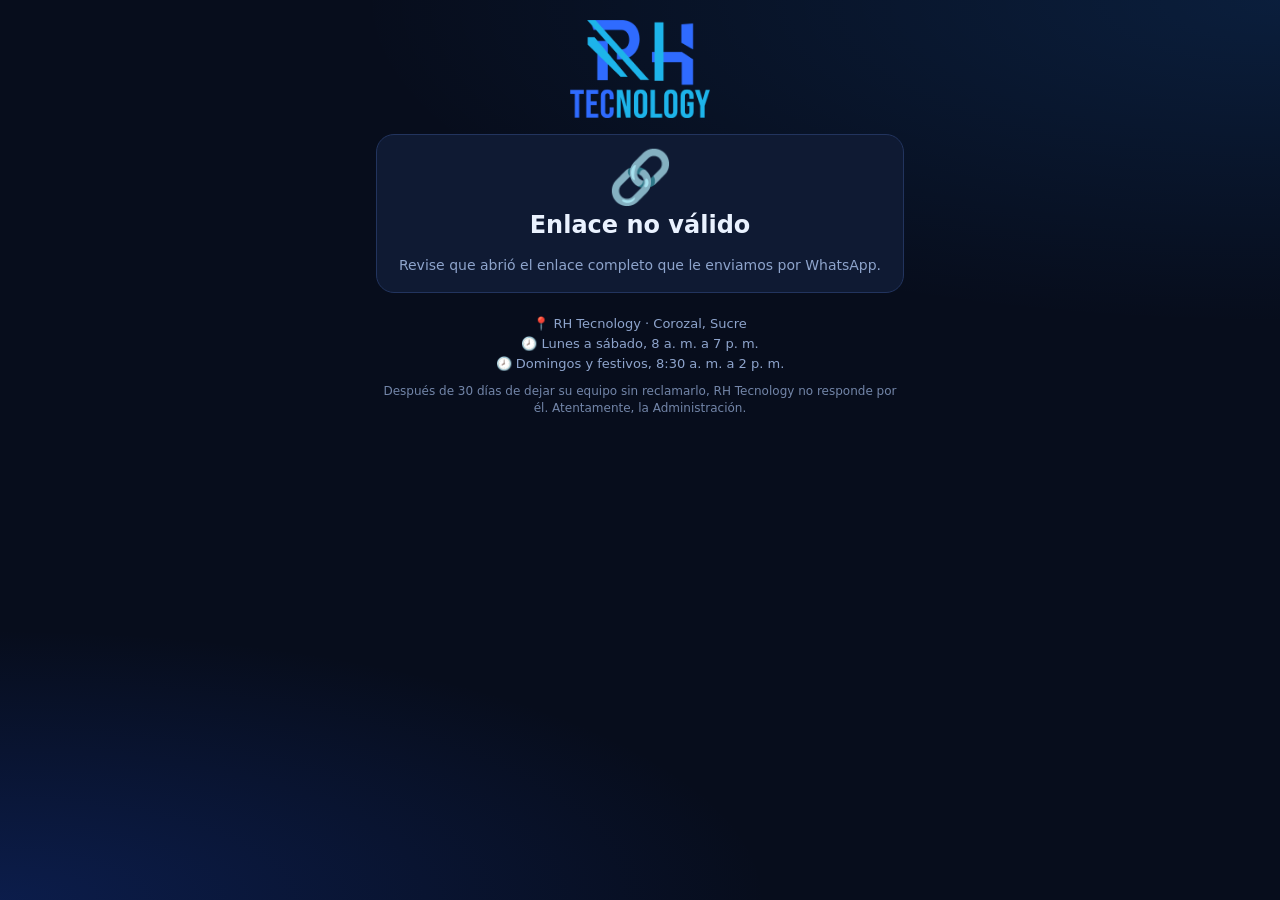
<file: orden.html>
<!doctype html>
<html lang="es">
<head>
  <meta charset="utf-8">
  <meta name="viewport" content="width=device-width, initial-scale=1, viewport-fit=cover">
  <title>Su equipo · RH Tecnology</title>
  <meta name="description" content="Estado de su equipo en RH Tecnology, Corozal (Sucre).">
  <meta name="theme-color" content="#000000">
  <meta name="color-scheme" content="dark">
  <meta name="robots" content="noindex, nofollow">
  <meta name="referrer" content="no-referrer">
  <!-- Vista previa en WhatsApp -->
  <meta property="og:title" content="RH Tecnology · Su equipo">
  <meta property="og:description" content="Vea lo que encontramos y lo que se le hizo a su equipo.">
  <meta property="og:image" content="https://andresagamez25.github.io/Rh-Tecnology/icons/icon-512-v3.png">
  <meta property="og:type" content="website">
  <link rel="icon" href="icons/logo-rh.svg" type="image/svg+xml">
  <link rel="stylesheet" href="css/styles.css">
</head>
<body class="pagina-cliente">
  <main class="cliente">
    <img src="icons/logo.webp" alt="RH Tecnology" class="cliente-logo" width="216" height="152">
    <div id="contenido" aria-live="polite">
      <p class="cliente-nota">Cargando…</p>
    </div>
  </main>
  <script type="module" src="js/orden.js"></script>
</body>
</html>
</file>
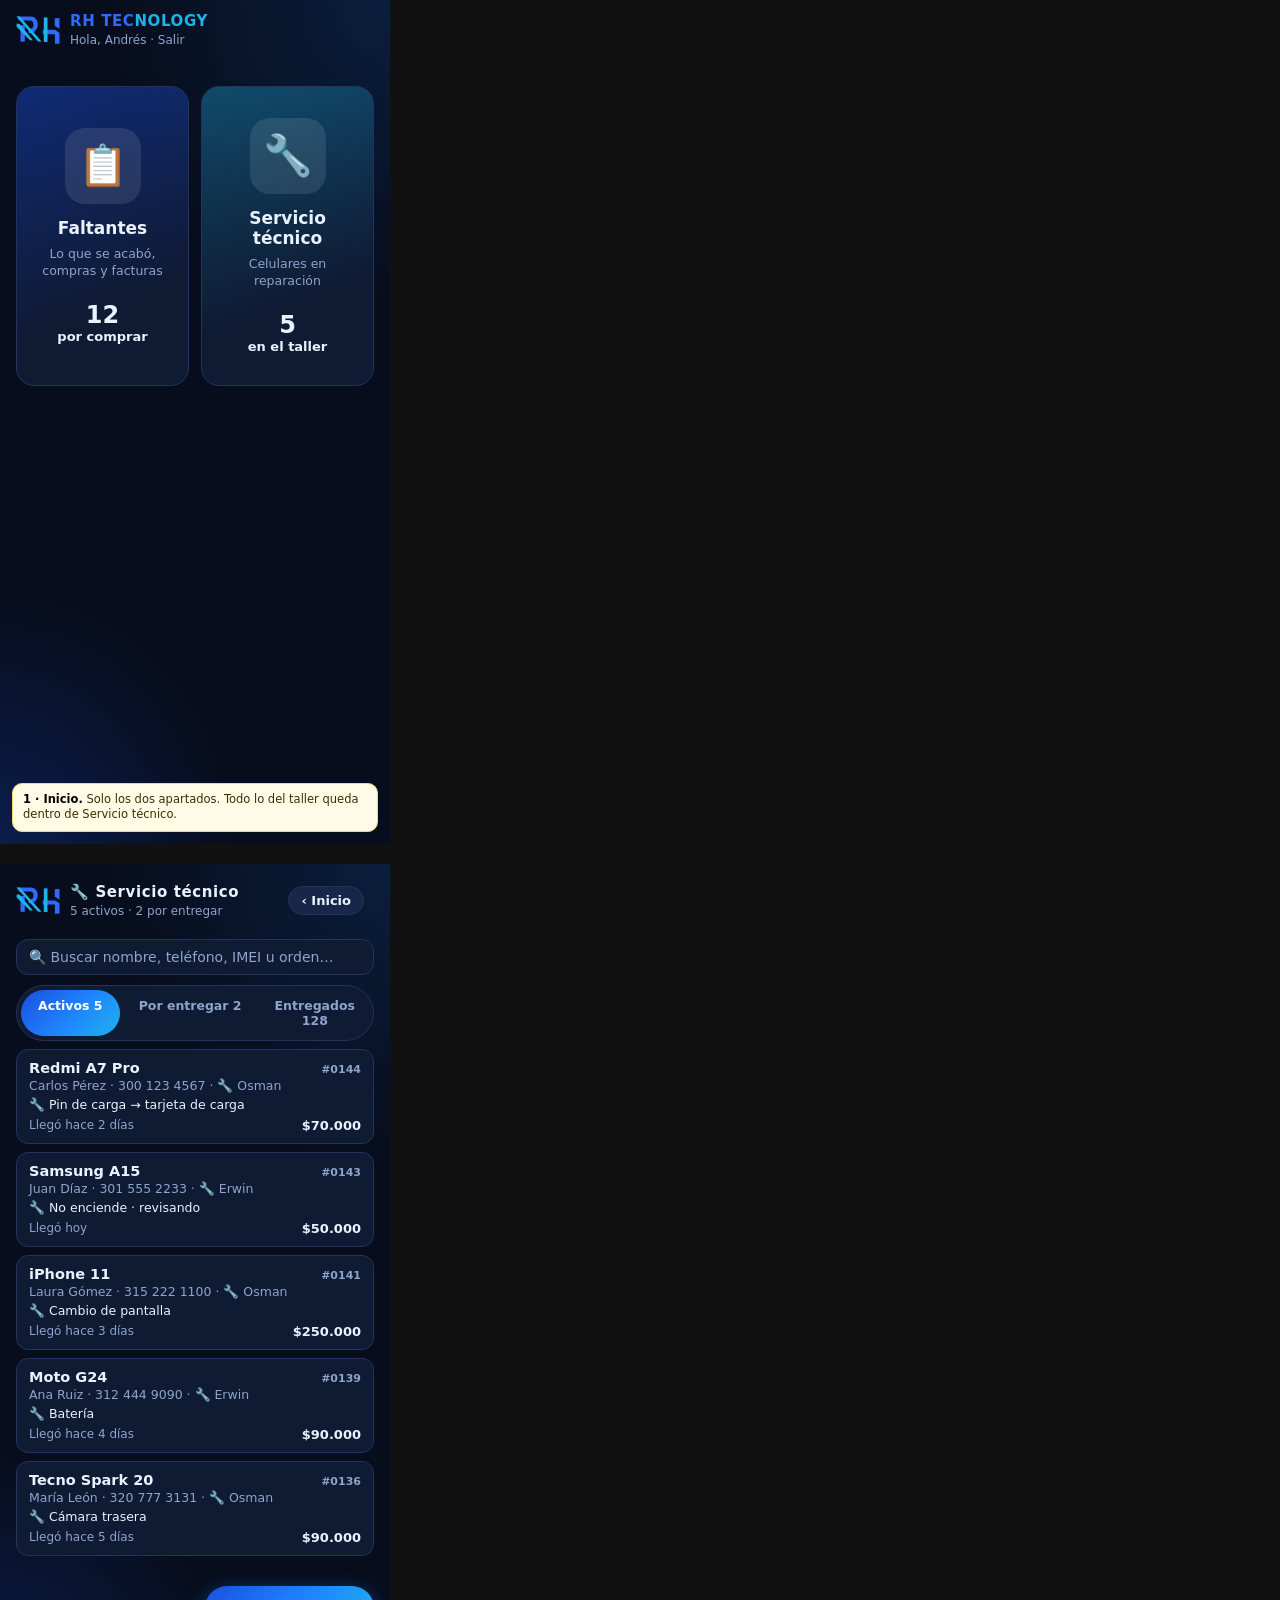
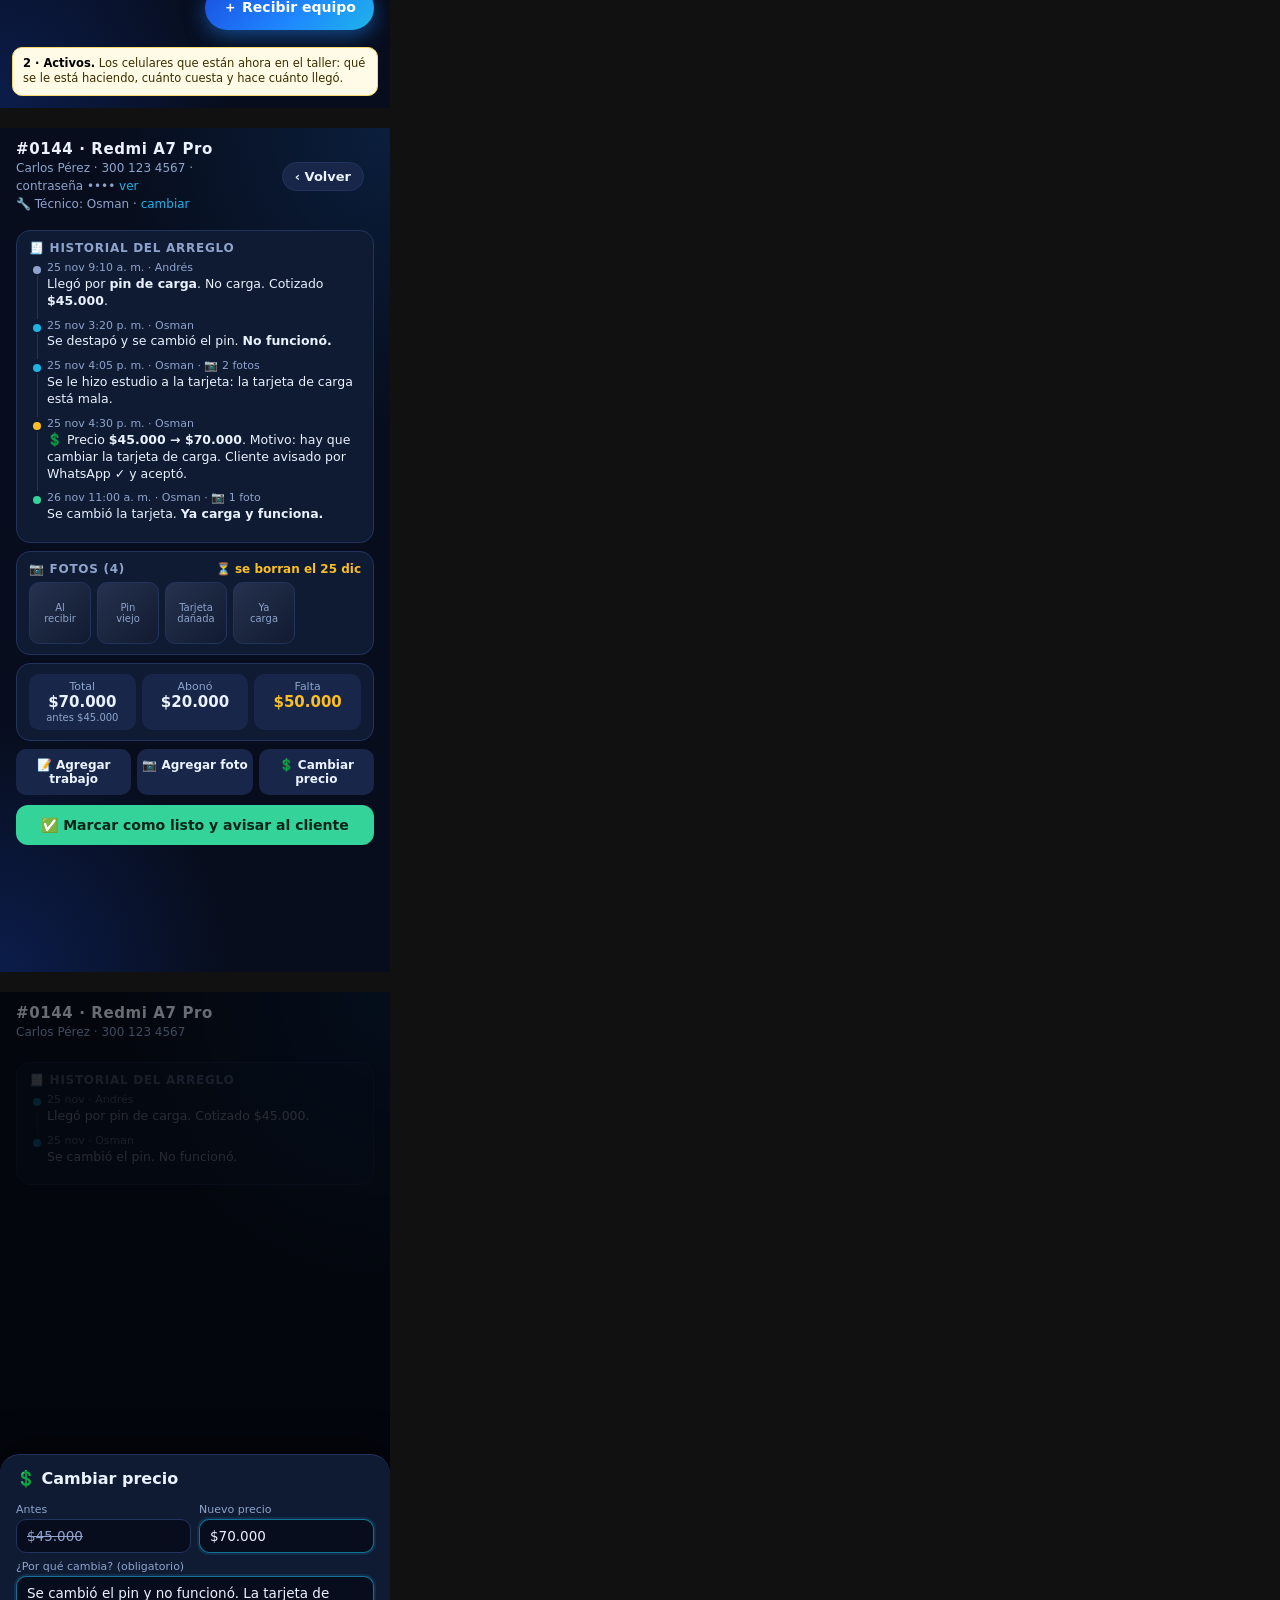
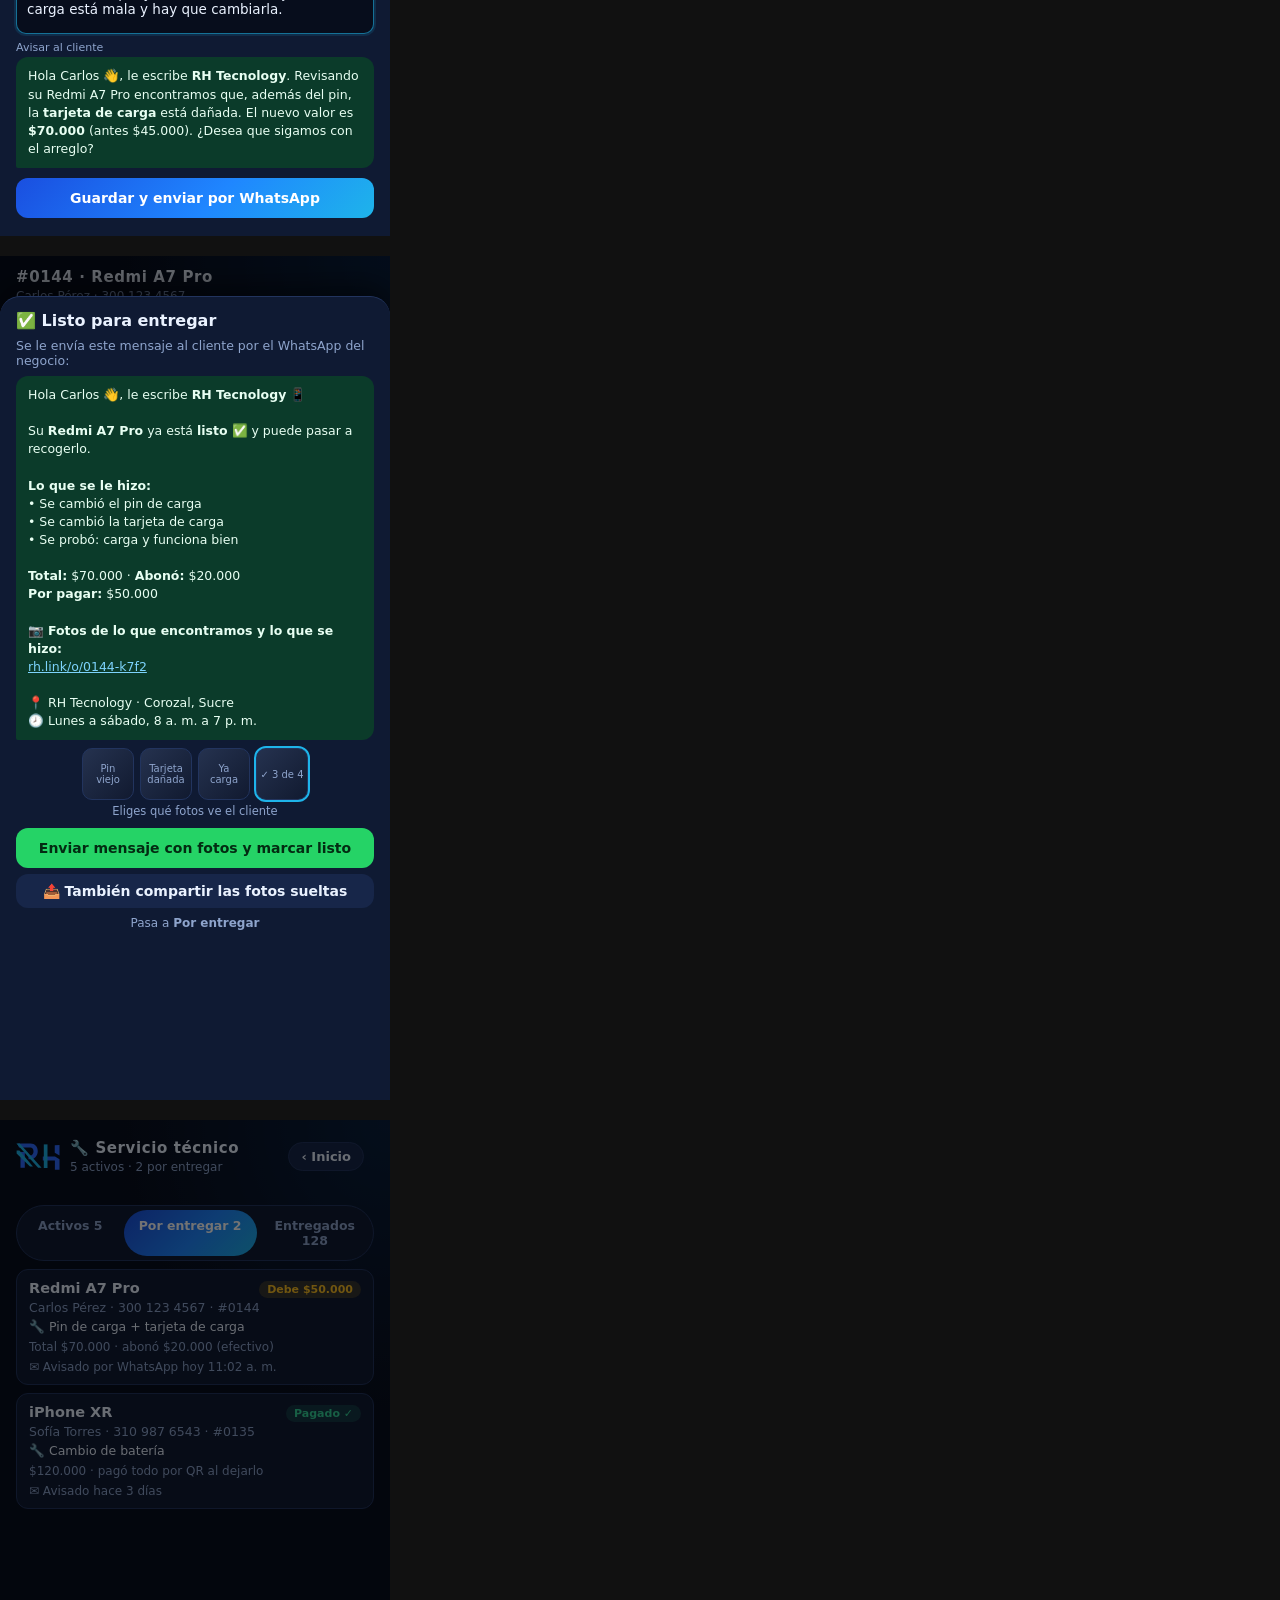
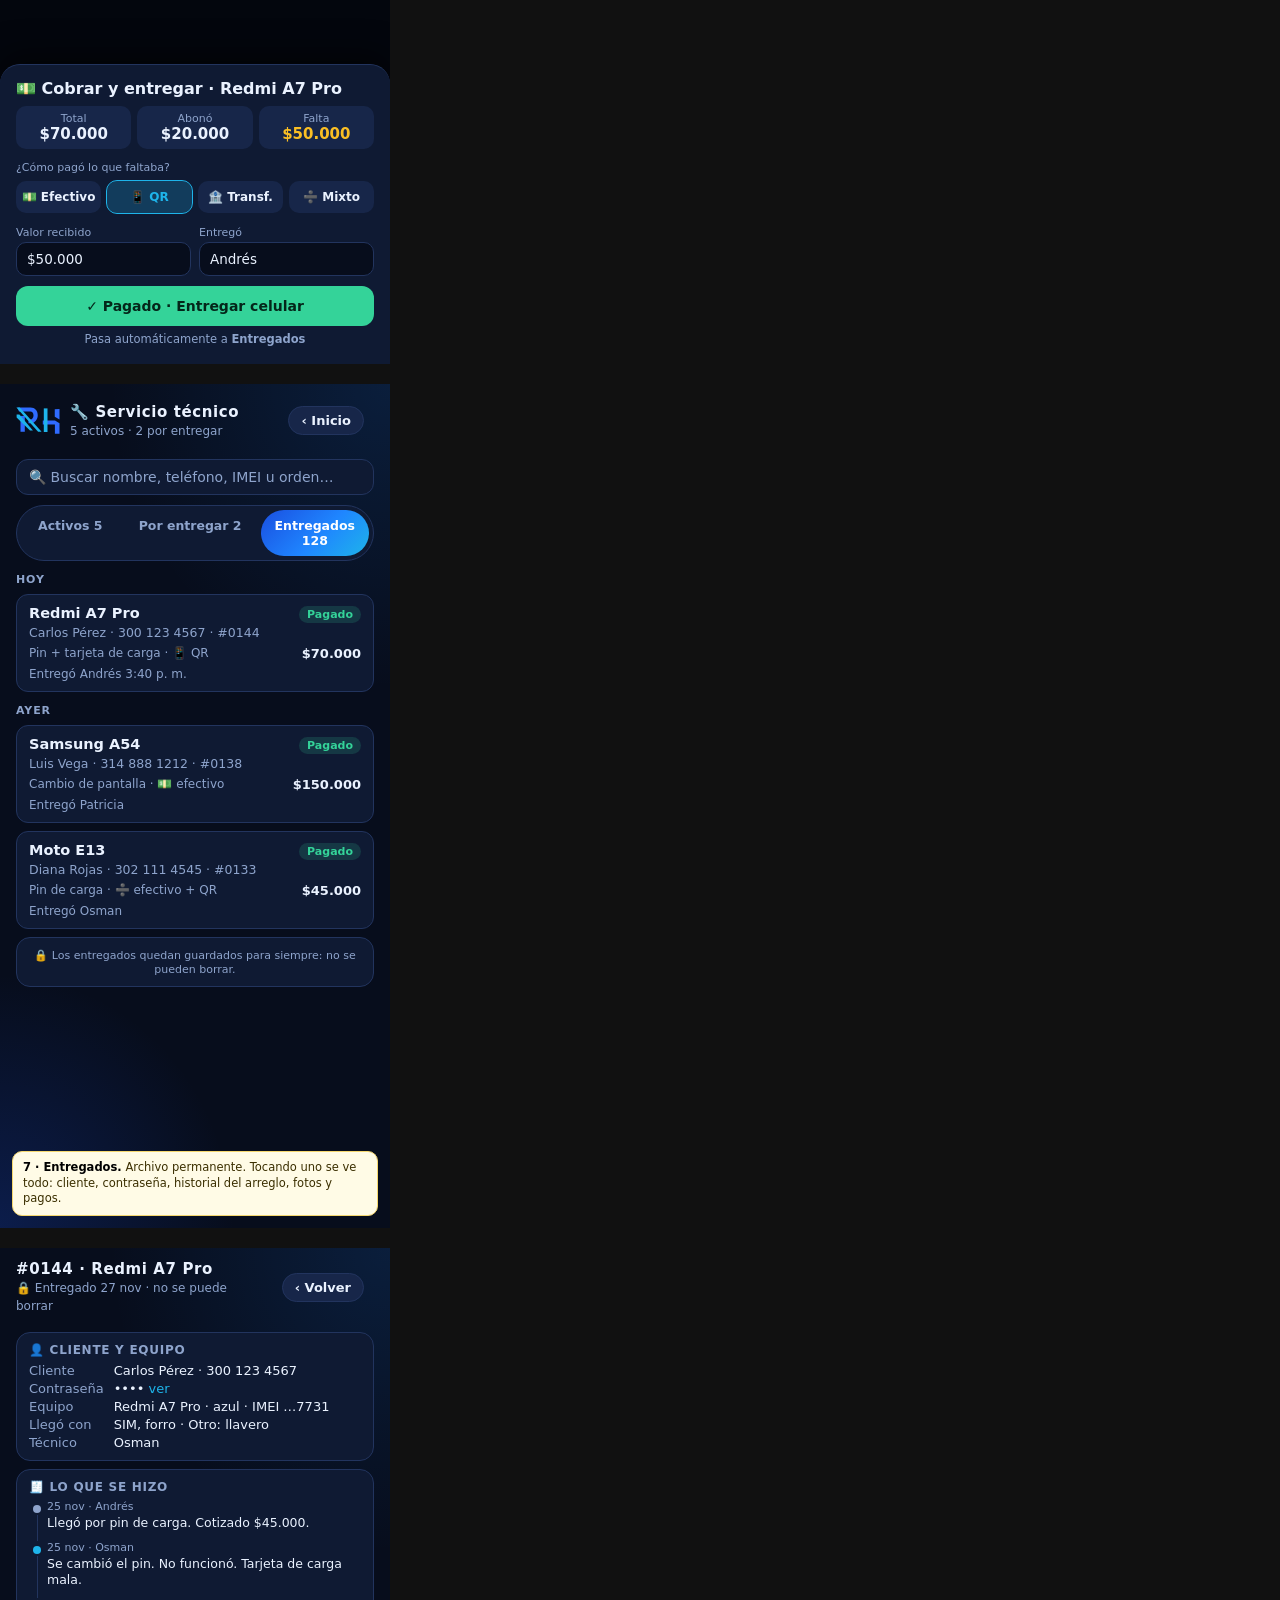
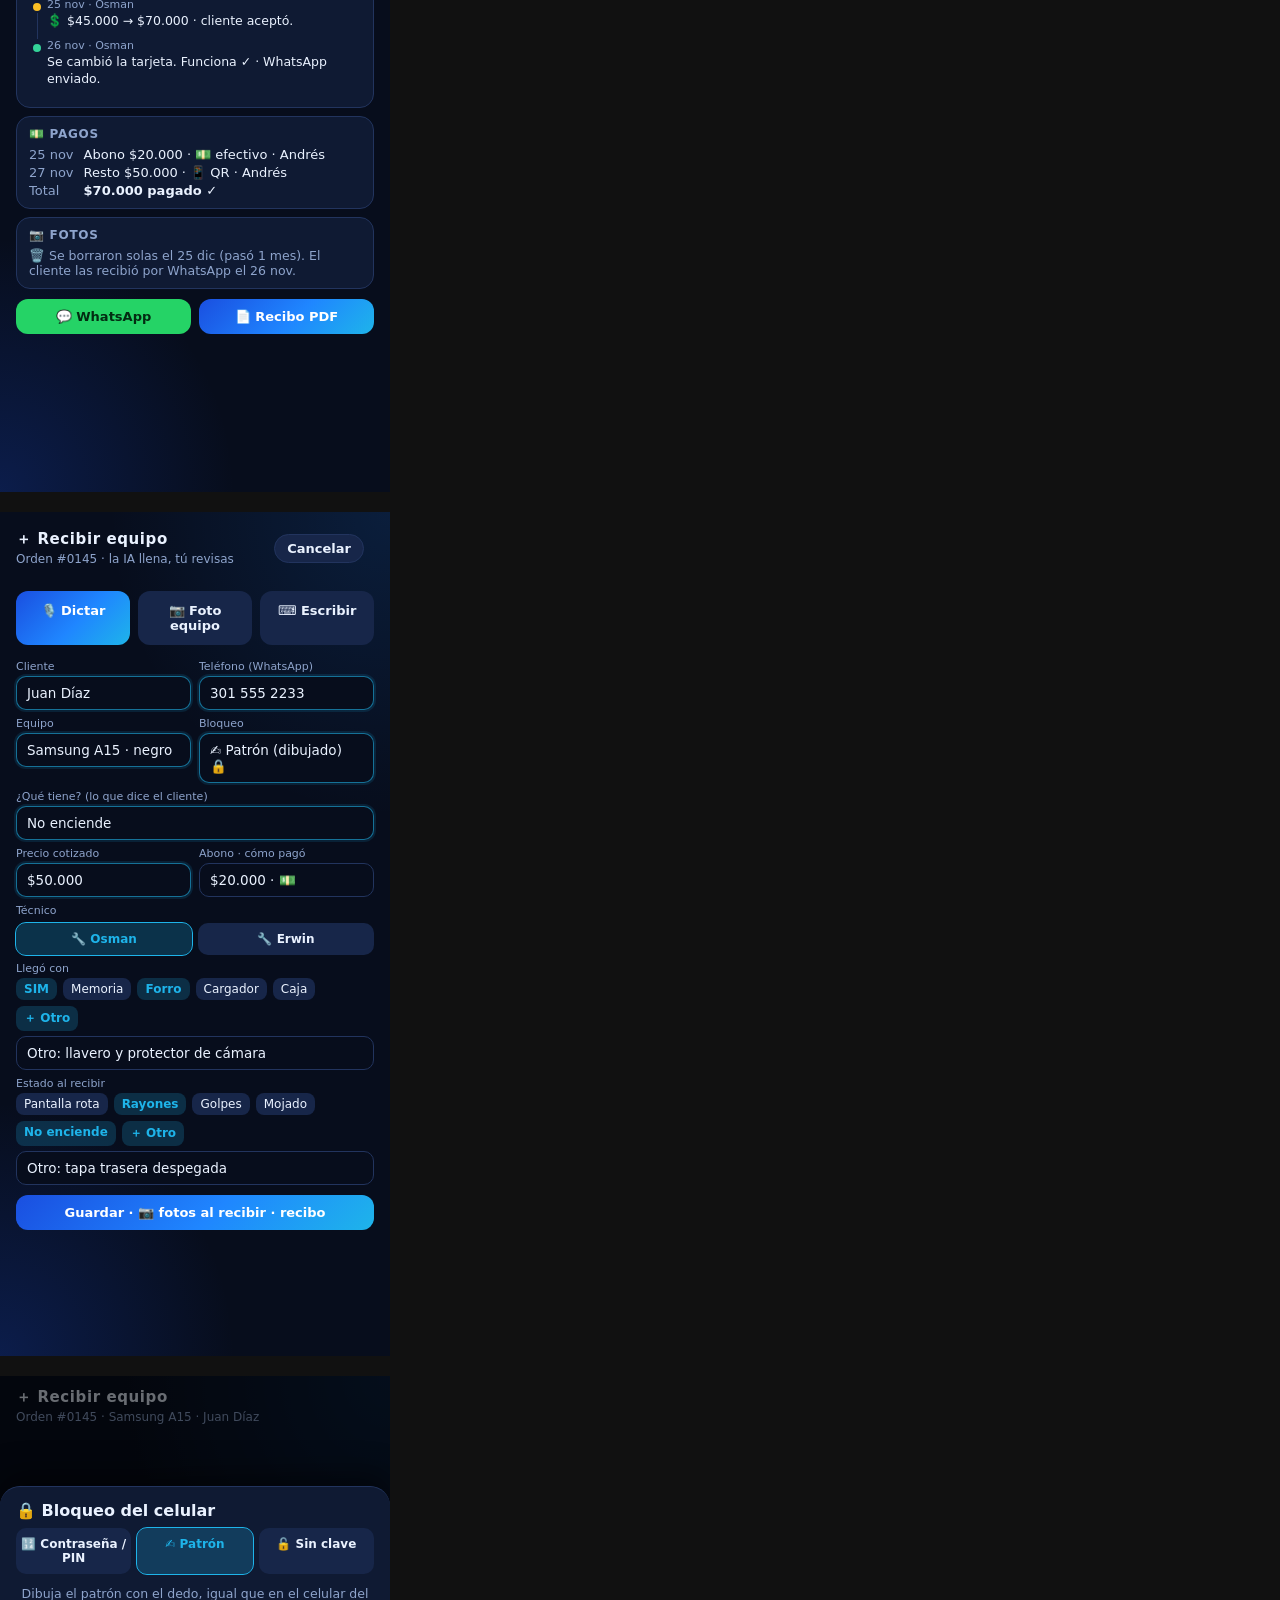
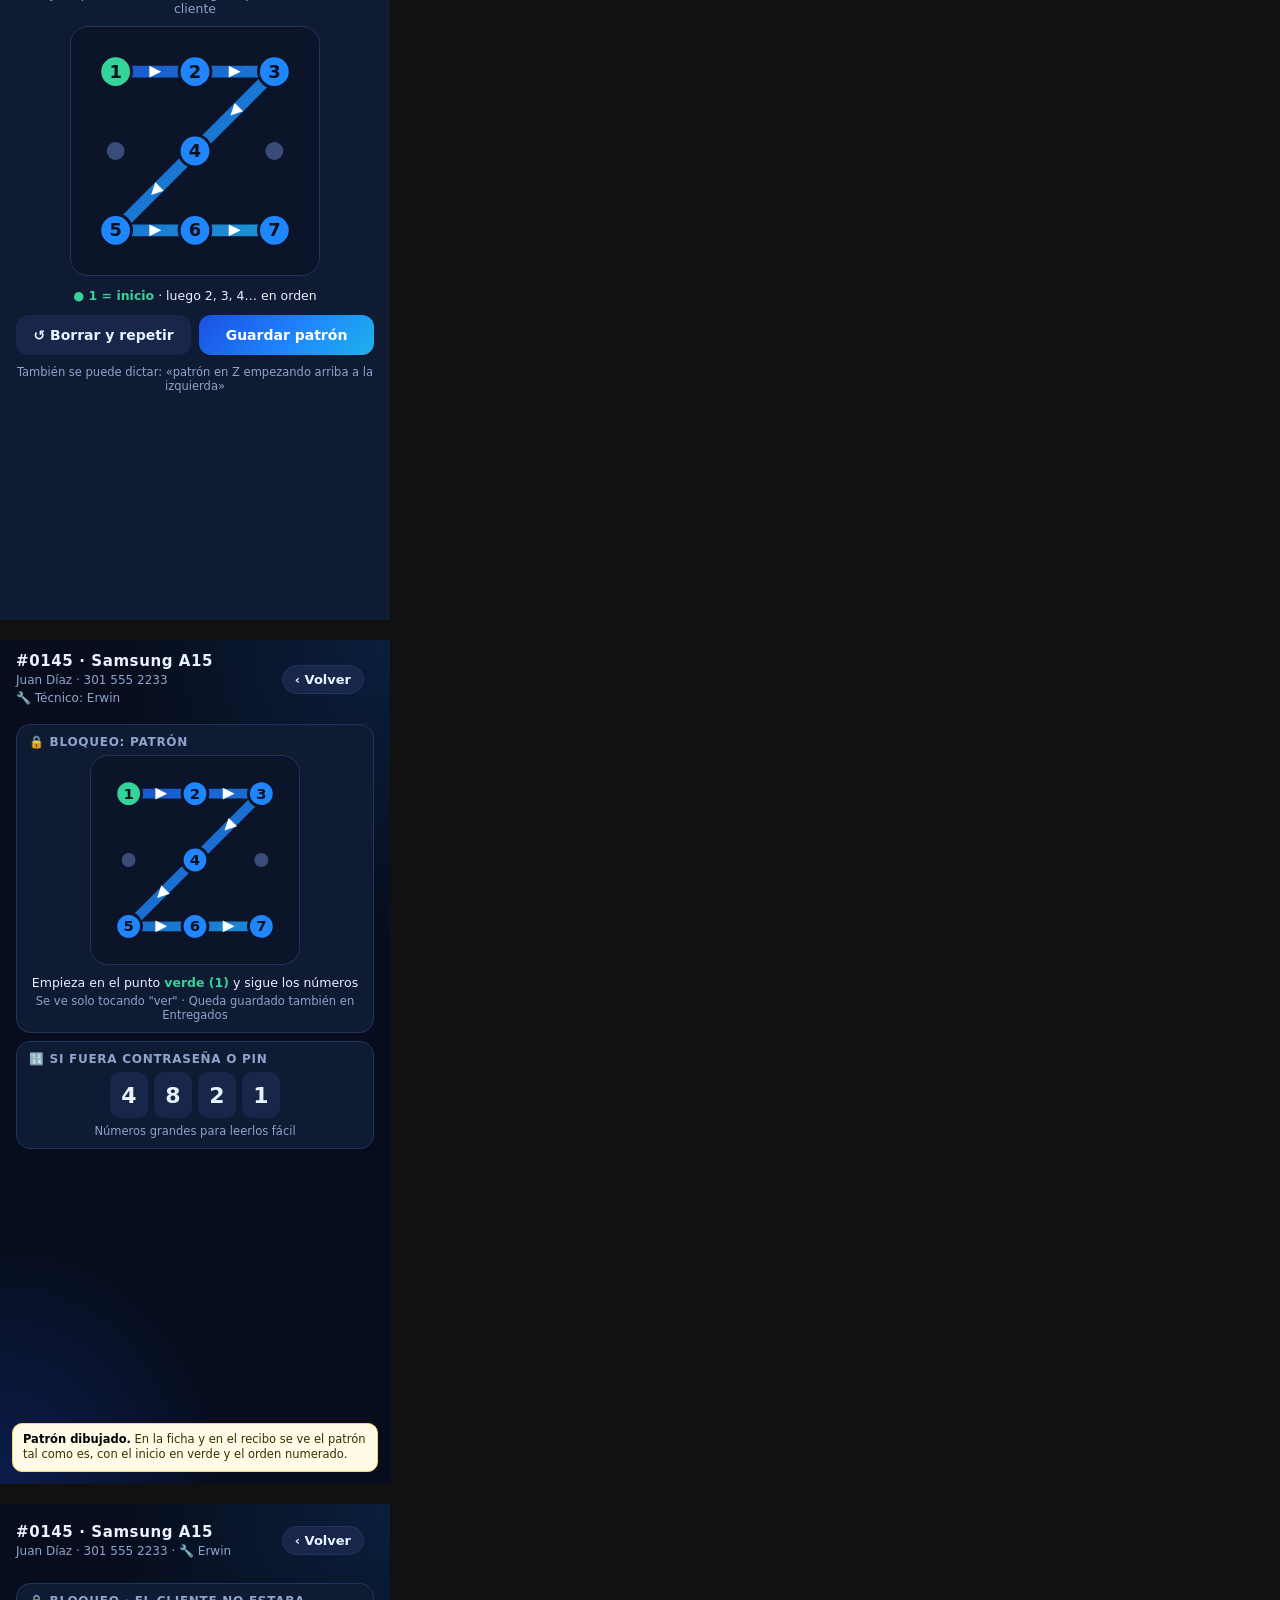
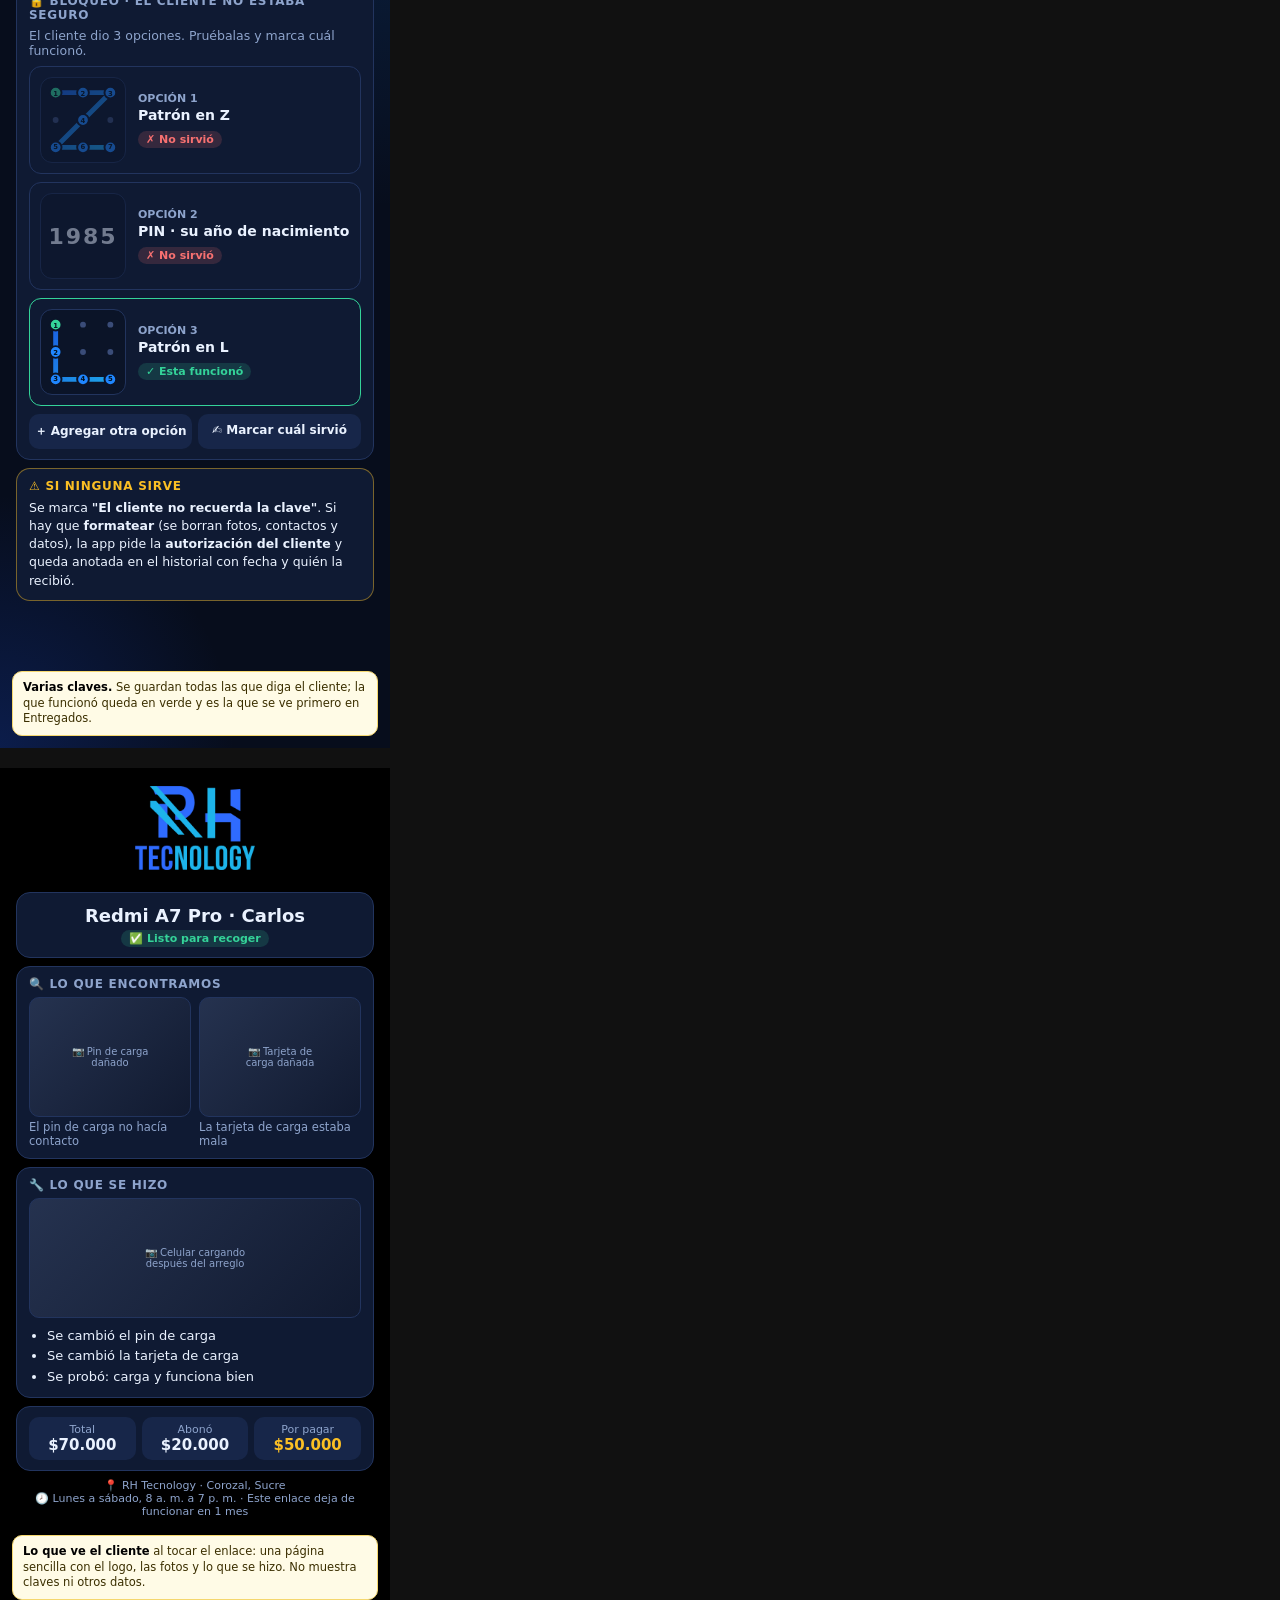
<file: docs/servicio-tecnico/maqueta.html>
<!doctype html><html lang="es"><head><meta charset="utf-8"><title>Maqueta v2</title><style>
  :root {
    --fondo:#070d1c; --sup:#0f1a33; --sup2:#172649; --borde:#22345e; --texto:#eaf2ff; --suave:#8ea4cc;
    --rey:#2f6bff; --brillante:#1f86ff; --celeste:#1eb4ea; --exito:#34d399; --peligro:#f87171; --aviso:#fbbf24;
    --degradado:linear-gradient(135deg,#1a4fe0 0%,#1f86ff 55%,#1eb4ea 100%);
  }
  * { box-sizing:border-box; }
  body { margin:0; background:#111; font-family:system-ui,-apple-system,"Segoe UI",Roboto,sans-serif; color:var(--texto); }
  .pantalla {
    width:390px; height:844px; overflow:hidden; position:relative; margin:0 0 20px;
    background:radial-gradient(120% 60% at 100% 0%, rgb(31 134 255/.14), transparent 60%), radial-gradient(100% 50% at 0% 100%, rgb(26 79 224/.24), transparent 60%), var(--fondo);
    font-size:15px;
  }
  .enc { display:flex; align-items:center; gap:10px; padding:12px 16px 10px; }
  .enc img { width:44px; }
  .enc h1 { margin:0; font-size:15px; letter-spacing:.6px; }
  .enc small { color:var(--suave); font-size:12px; }
  .rey { color:var(--rey); } .cel { color:var(--celeste); }
  .enc .acc { margin-left:auto; display:flex; gap:6px; }
  .bt { border:1px solid var(--borde); background:var(--sup2); color:var(--texto); border-radius:999px; padding:6px 12px; font-size:13px; font-weight:700; }
  .bt.p { background:var(--degradado); border:0; color:#fff; }
  .cuerpo { padding:4px 16px; }
  h2 { font-size:16px; margin:14px 0 8px; display:flex; align-items:center; gap:8px; }
  .cont { background:var(--sup2); color:var(--suave); font-size:11px; border-radius:999px; padding:1px 7px; }
  .etq { display:inline-block; font-size:11px; font-weight:700; padding:2px 7px; border-radius:6px; }
  .nota { position:absolute; left:12px; right:12px; bottom:12px; background:#fffbe6; color:#3b2f00; border-radius:10px; padding:8px 10px; font-size:11.5px; line-height:1.35; border:1px solid #f5d76e; }
  .nota b { color:#000; }
  /* Inicio */
  .saludo { margin:6px 0 2px; font-size:22px; font-weight:800; }
  .saludo-sub { color:var(--suave); margin:0 0 16px; font-size:13px; }
  .modulos { display:grid; grid-template-columns:1fr 1fr; gap:12px; }
  .modulo { border-radius:18px; padding:16px 14px; min-height:200px; display:flex; flex-direction:column; gap:8px; position:relative; overflow:hidden; border:1px solid var(--borde); }
  .modulo.f { background:linear-gradient(160deg, rgb(26 79 224/.45), rgb(15 26 51) 70%); }
  .modulo.s { background:linear-gradient(160deg, rgb(30 180 234/.35), rgb(15 26 51) 70%); }
  .modulo .ico { width:52px; height:52px; border-radius:14px; display:grid; place-items:center; font-size:28px; background:rgb(255 255 255/.1); }
  .modulo h3 { margin:6px 0 0; font-size:17px; }
  .modulo p { margin:0; color:var(--suave); font-size:12.5px; line-height:1.35; }
  .modulo .num { margin-top:auto; font-size:13px; font-weight:700; }
  .modulo .num b { font-size:24px; display:block; }
  .resumen { margin-top:14px; display:grid; gap:8px; }
  .fila { display:flex; align-items:center; gap:10px; background:var(--sup); border:1px solid var(--borde); border-radius:12px; padding:10px 12px; font-size:13px; }
  .fila .i { font-size:18px; }
  .fila .d { margin-left:auto; color:var(--suave); font-size:12px; }
  /* Lista de órdenes */
  .buscar { display:flex; align-items:center; gap:8px; background:var(--sup); border:1px solid var(--borde); border-radius:12px; padding:9px 12px; color:var(--suave); font-size:14px; }
  .chips { display:flex; gap:6px; margin:10px 0 4px; flex-wrap:nowrap; overflow:hidden; }
  .chip { flex:none; border:1px solid var(--borde); background:var(--sup); color:var(--suave); border-radius:999px; padding:5px 10px; font-size:12px; font-weight:700; }
  .chip.on { background:var(--degradado); color:#fff; border:0; }
  .orden { display:grid; grid-template-columns:auto 1fr auto; gap:3px 10px; align-items:center; background:var(--sup); border:1px solid var(--borde); border-left:4px solid var(--c); border-radius:12px; padding:9px 11px; margin-top:7px; }
  .orden .n { grid-row:span 2; font-size:11px; color:var(--suave); font-weight:800; text-align:center; line-height:1.15; }
  .orden .n b { display:block; font-size:15px; color:var(--texto); }
  .orden .t { font-weight:800; font-size:14px; }
  .orden .c { color:var(--suave); font-size:12px; }
  .orden .e { grid-row:span 2; text-align:right; }
  .orden .e .etq { background:color-mix(in srgb, var(--c) 18%, transparent); color:var(--c); }
  .orden .e div { font-size:11px; color:var(--suave); margin-top:4px; }
  .fab { position:absolute; right:16px; bottom:78px; background:var(--degradado); color:#fff; font-weight:800; border-radius:999px; padding:13px 18px; box-shadow:0 6px 20px rgb(31 134 255/.5); font-size:14px; }
  /* Ficha */
  .tarjeta { background:var(--sup); border:1px solid var(--borde); border-radius:14px; padding:10px 12px; margin-top:8px; }
  .tarjeta h4 { margin:0 0 6px; font-size:12px; letter-spacing:.06em; text-transform:uppercase; color:var(--suave); display:flex; align-items:center; gap:6px; }
  .kv { display:grid; grid-template-columns:auto 1fr; gap:3px 10px; font-size:13px; }
  .kv span:nth-child(odd) { color:var(--suave); }
  .pasos { display:flex; gap:3px; margin:8px 0 2px; }
  .pasos i { flex:1; height:5px; border-radius:3px; background:var(--sup2); }
  .pasos i.ok { background:var(--degradado); }
  .linea { position:relative; padding:0 0 9px 18px; font-size:12.5px; line-height:1.35; }
  .linea:before { content:''; position:absolute; left:4px; top:5px; width:8px; height:8px; border-radius:50%; background:var(--c, var(--celeste)); }
  .linea:after { content:''; position:absolute; left:7.5px; top:15px; bottom:0; width:1px; background:var(--borde); }
  .linea:last-child:after { display:none; }
  .linea small { color:var(--suave); display:block; font-size:11px; }
  .fotos { display:flex; gap:6px; }
  .foto { width:62px; height:62px; border-radius:10px; background:linear-gradient(135deg,#25324f,#111a30); display:grid; place-items:center; font-size:10px; color:var(--suave); text-align:center; border:1px solid var(--borde); }
  .plata { display:grid; grid-template-columns:1fr 1fr 1fr; gap:6px; text-align:center; }
  .plata div { background:var(--sup2); border-radius:10px; padding:6px 4px; font-size:11px; color:var(--suave); }
  .plata b { display:block; color:var(--texto); font-size:15px; }
  .acciones { display:grid; grid-template-columns:1fr 1fr; gap:8px; margin-top:10px; }
  .acc { text-align:center; padding:10px; border-radius:12px; font-weight:800; font-size:13px; }
  .wa { background:#25d366; color:#032b12; }
  .pdf { background:var(--degradado); color:#fff; }
  /* Nuevo */
  .voz { display:flex; gap:8px; margin:8px 0; }
  .voz div { flex:1; text-align:center; border-radius:12px; padding:12px 6px; font-weight:800; font-size:13px; }
  .campo { margin-top:7px; }
  .campo label { font-size:11px; color:var(--suave); display:block; margin-bottom:3px; }
  .campo .in { background:var(--fondo); border:1px solid var(--borde); border-radius:10px; padding:8px 10px; font-size:13.5px; }
  .ia { border-color:rgb(30 180 234/.6) !important; box-shadow:0 0 0 2px rgb(30 180 234/.12); }
  .dos { display:grid; grid-template-columns:1fr 1fr; gap:8px; }
  .checks { display:flex; flex-wrap:wrap; gap:6px; }
  .checks span { font-size:12px; background:var(--sup2); border-radius:8px; padding:4px 8px; }
  .checks span.on { background:rgb(30 180 234/.2); color:var(--celeste); font-weight:700; }
  /* Tabla de datos */
  .tabla { padding:14px 14px 0; }
  .tabla h2 { margin:4px 0 10px; font-size:17px; }
  .grupo { margin-bottom:9px; border-radius:12px; overflow:hidden; border:1px solid var(--borde); }
  .grupo .tit { background:var(--degradado); color:#fff; font-weight:800; font-size:12.5px; padding:6px 10px; }
  .grupo table { width:100%; border-collapse:collapse; font-size:11.5px; background:var(--sup); }
  .grupo td { padding:4px 10px; border-top:1px solid var(--borde); vertical-align:top; }
  .grupo td:first-child { font-weight:700; width:38%; }
  .grupo td:last-child { color:var(--suave); }
</style><style>
  .tabs3 { display:grid; grid-template-columns:1fr 1.35fr 1.1fr; gap:4px; padding:4px; border:1px solid var(--borde); border-radius:999px; background:var(--sup); margin:10px 0 4px; }
  .bt { white-space:nowrap; }
  .tabs3 span { text-align:center; font-size:12.5px; font-weight:800; color:var(--suave); padding:8px 4px; border-radius:999px; }
  .tabs3 span.on { background:var(--degradado); color:#fff; }
  .eq { background:var(--sup); border:1px solid var(--borde); border-radius:12px; padding:10px 12px; margin-top:8px; }
  .eq .top { display:flex; justify-content:space-between; align-items:baseline; gap:8px; }
  .eq b { font-size:14.5px; }
  .eq .n { font-size:11px; color:var(--suave); font-weight:800; }
  .eq .c { font-size:12.5px; color:var(--suave); margin-top:2px; }
  .eq .t { font-size:12.5px; margin-top:4px; }
  .eq .pie { display:flex; justify-content:space-between; font-size:12px; margin-top:6px; color:var(--suave); }
  .eq .pie b { font-size:13px; color:var(--texto); }
  .pill { display:inline-block; font-size:11px; font-weight:800; padding:2px 8px; border-radius:999px; }
  .verde { background:rgb(52 211 153/.16); color:var(--exito); }
  .amarillo { background:rgb(251 191 36/.16); color:var(--aviso); }
  .azul { background:rgb(30 180 234/.16); color:var(--celeste); }
  .btns { display:grid; gap:6px; grid-template-columns:repeat(3,1fr); margin-top:8px; }
  .btns div { text-align:center; font-size:12px; font-weight:800; padding:9px 4px; border-radius:10px; background:var(--sup2); }
  .grande { text-align:center; padding:12px; border-radius:12px; font-weight:800; font-size:14px; margin-top:10px; }
  .hoja { position:absolute; left:0; right:0; bottom:0; background:var(--sup); border-top:1px solid var(--borde); border-radius:20px 20px 0 0; padding:14px 16px 18px; box-shadow:0 -10px 30px rgb(0 0 0/.5); }
  .hoja h3 { margin:0 0 8px; font-size:16px; }
  .velo { position:absolute; inset:0; background:rgb(0 0 0/.55); }
  .wa-msg { background:#0b3b2a; border-radius:12px 12px 12px 2px; padding:10px 12px; font-size:12.5px; line-height:1.45; color:#e8fff3; }
  .metodos { display:grid; grid-template-columns:repeat(4,1fr); gap:6px; margin-top:6px; }
  .metodos span { text-align:center; padding:9px 2px; border-radius:10px; background:var(--sup2); font-size:12px; font-weight:800; }
  .metodos span.on { background:rgb(30 180 234/.22); color:var(--celeste); outline:1px solid var(--celeste); }
  .candado { font-size:11px; color:var(--suave); }
  .modulos-g { display:grid; grid-template-columns:1fr 1fr; gap:12px; margin-top:24px; }
  .modulos-g .modulo { min-height:300px; justify-content:center; align-items:center; text-align:center; }
  .modulos-g .ico { width:76px; height:76px; font-size:40px; border-radius:20px; }
</style></head><body><section class="pantalla" id="p1">
<div class="enc"><img src="logo-rh.svg" alt=""><div><h1><span class="rey">RH TEC</span><span class="cel">NOLOGY</span></h1><small>Hola, Andrés · Salir</small></div></div>
<div class="cuerpo">
 <div class="modulos-g">
  <div class="modulo f"><div class="ico">📋</div><h3>Faltantes</h3><p>Lo que se acabó, compras y facturas</p><div class="num" style="margin-top:14px"><b>12</b>por comprar</div></div>
  <div class="modulo s"><div class="ico">🔧</div><h3>Servicio técnico</h3><p>Celulares en reparación</p><div class="num" style="margin-top:14px"><b>5</b>en el taller</div></div>
 </div>
</div>
<div class="nota"><b>1 · Inicio.</b> Solo los dos apartados. Todo lo del taller queda dentro de Servicio técnico.</div>
</section>
<section class="pantalla" id="p2">
<div class="enc"><img src="logo-rh.svg" alt=""><div><h1>🔧 Servicio técnico</h1><small>5 activos · 2 por entregar</small></div><div class="acc"><span class="bt">‹ Inicio</span></div></div>
<div class="cuerpo">
 <div class="buscar">🔍 Buscar nombre, teléfono, IMEI u orden…</div>
 <div class="tabs3"><span class="on">Activos 5</span><span>Por entregar 2</span><span>Entregados 128</span></div>
 <div class="eq"><div class="top"><b>Redmi A7 Pro</b><span class="n">#0144</span></div><div class="c">Carlos Pérez · 300 123 4567 · 🔧 Osman</div><div class="t">🔧 Pin de carga → tarjeta de carga</div><div class="pie"><span>Llegó hace 2 días</span><span> <b>$70.000</b></span></div></div>
 <div class="eq"><div class="top"><b>Samsung A15</b><span class="n">#0143</span></div><div class="c">Juan Díaz · 301 555 2233 · 🔧 Erwin</div><div class="t">🔧 No enciende · revisando</div><div class="pie"><span>Llegó hoy</span><span> <b>$50.000</b></span></div></div>
 <div class="eq"><div class="top"><b>iPhone 11</b><span class="n">#0141</span></div><div class="c">Laura Gómez · 315 222 1100 · 🔧 Osman</div><div class="t">🔧 Cambio de pantalla</div><div class="pie"><span>Llegó hace 3 días</span><span> <b>$250.000</b></span></div></div>
 <div class="eq"><div class="top"><b>Moto G24</b><span class="n">#0139</span></div><div class="c">Ana Ruiz · 312 444 9090 · 🔧 Erwin</div><div class="t">🔧 Batería</div><div class="pie"><span>Llegó hace 4 días</span><span> <b>$90.000</b></span></div></div>
 <div class="eq"><div class="top"><b>Tecno Spark 20</b><span class="n">#0136</span></div><div class="c">María León · 320 777 3131 · 🔧 Osman</div><div class="t">🔧 Cámara trasera</div><div class="pie"><span>Llegó hace 5 días</span><span> <b>$90.000</b></span></div></div>
</div>
<div class="fab">＋ Recibir equipo</div>
<div class="nota"><b>2 · Activos.</b> Los celulares que están ahora en el taller: qué se le está haciendo, cuánto cuesta y hace cuánto llegó.</div>
</section>
<section class="pantalla" id="p3">
<div class="enc"><div><h1>#0144 · Redmi A7 Pro</h1><small>Carlos Pérez · 300 123 4567 · contraseña •••• <span style="color:var(--celeste)">ver</span><br>🔧 Técnico: Osman · <span style="color:var(--celeste)">cambiar</span></small></div><div class="acc"><span class="bt">‹ Volver</span></div></div>
<div class="cuerpo" style="padding-top:0">
 <div class="tarjeta"><h4>🧾 Historial del arreglo</h4>
  <div class="linea" style="--c:var(--suave)"><small>25 nov 9:10 a. m. · Andrés</small>Llegó por <b>pin de carga</b>. No carga. Cotizado <b>$45.000</b>.</div>
  <div class="linea" style="--c:var(--celeste)"><small>25 nov 3:20 p. m. · Osman</small>Se destapó y se cambió el pin. <b>No funcionó.</b></div>
  <div class="linea" style="--c:var(--celeste)"><small>25 nov 4:05 p. m. · Osman · 📷 2 fotos</small>Se le hizo estudio a la tarjeta: la tarjeta de carga está mala.</div>
  <div class="linea" style="--c:var(--aviso)"><small>25 nov 4:30 p. m. · Osman</small>💲 Precio <b>$45.000 → $70.000</b>. Motivo: hay que cambiar la tarjeta de carga. Cliente avisado por WhatsApp ✓ y aceptó.</div>
  <div class="linea" style="--c:var(--exito)"><small>26 nov 11:00 a. m. · Osman · 📷 1 foto</small>Se cambió la tarjeta. <b>Ya carga y funciona.</b></div>
 </div>
 <div class="tarjeta"><h4>📷 Fotos (4) <span style="margin-left:auto;text-transform:none;letter-spacing:0;font-weight:600;color:var(--aviso)">⏳ se borran el 25 dic</span></h4><div class="fotos"><div class="foto">Al<br>recibir</div><div class="foto">Pin<br>viejo</div><div class="foto">Tarjeta<br>dañada</div><div class="foto">Ya<br>carga</div></div></div>
 <div class="tarjeta"><div class="plata"><div>Total<b>$70.000</b><span style="font-size:10px">antes $45.000</span></div><div>Abonó<b>$20.000</b></div><div>Falta<b style="color:var(--aviso)">$50.000</b></div></div></div>
 <div class="btns"><div>📝 Agregar trabajo</div><div>📷 Agregar foto</div><div>💲 Cambiar precio</div></div>
 <div class="grande" style="background:var(--exito);color:#04261a">✅ Marcar como listo y avisar al cliente</div>
</div>
</section>
<section class="pantalla" id="p4">
<div class="enc"><div><h1>#0144 · Redmi A7 Pro</h1><small>Carlos Pérez · 300 123 4567</small></div></div>
<div class="cuerpo" style="opacity:.35">
 <div class="tarjeta"><h4>🧾 Historial del arreglo</h4><div class="linea"><small>25 nov · Andrés</small>Llegó por pin de carga. Cotizado $45.000.</div><div class="linea"><small>25 nov · Osman</small>Se cambió el pin. No funcionó.</div></div>
</div>
<div class="velo"></div>
<div class="hoja">
 <h3>💲 Cambiar precio</h3>
 <div class="dos"><div class="campo"><label>Antes</label><div class="in" style="text-decoration:line-through;color:var(--suave)">$45.000</div></div><div class="campo"><label>Nuevo precio</label><div class="in ia">$70.000</div></div></div>
 <div class="campo"><label>¿Por qué cambia? (obligatorio)</label><div class="in ia" style="min-height:58px">Se cambió el pin y no funcionó. La tarjeta de carga está mala y hay que cambiarla.</div></div>
 <div class="campo"><label>Avisar al cliente</label><div class="wa-msg">Hola Carlos 👋, le escribe <b>RH Tecnology</b>. Revisando su Redmi A7 Pro encontramos que, además del pin, la <b>tarjeta de carga</b> está dañada. El nuevo valor es <b>$70.000</b> (antes $45.000). ¿Desea que sigamos con el arreglo?</div></div>
 <div class="grande" style="background:var(--degradado);color:#fff">Guardar y enviar por WhatsApp</div>
</div>
</section>
<section class="pantalla" id="p5">
<div class="enc"><div><h1>#0144 · Redmi A7 Pro</h1><small>Carlos Pérez · 300 123 4567</small></div></div>
<div class="velo"></div>
<div class="hoja" style="top:40px">
 <h3>✅ Listo para entregar</h3>
 <p style="margin:0 0 8px;font-size:12.5px;color:var(--suave)">Se le envía este mensaje al cliente por el WhatsApp del negocio:</p>
 <div class="wa-msg">Hola Carlos 👋, le escribe <b>RH Tecnology</b> 📱<br><br>Su <b>Redmi A7 Pro</b> ya está <b>listo</b> ✅ y puede pasar a recogerlo.<br><br><b>Lo que se le hizo:</b><br>• Se cambió el pin de carga<br>• Se cambió la tarjeta de carga<br>• Se probó: carga y funciona bien<br><br><b>Total:</b> $70.000 · <b>Abonó:</b> $20.000<br><b>Por pagar:</b> $50.000<br><br>📷 <b>Fotos de lo que encontramos y lo que se hizo:</b><br><span style="color:#7dd3fc;text-decoration:underline">rh.link/o/0144-k7f2</span><br><br>📍 RH Tecnology · Corozal, Sucre<br>🕗 Lunes a sábado, 8 a. m. a 7 p. m.</div>
 <div class="fotos" style="margin-top:8px;justify-content:center"><div class="foto" style="width:52px;height:52px">Pin<br>viejo</div><div class="foto" style="width:52px;height:52px">Tarjeta<br>dañada</div><div class="foto" style="width:52px;height:52px">Ya<br>carga</div><div class="foto" style="width:52px;height:52px;outline:2px solid var(--celeste)">✓ 3 de 4</div></div>
 <div style="text-align:center;font-size:11.5px;color:var(--suave);margin-top:4px">Eliges qué fotos ve el cliente</div>
 <div class="grande" style="background:#25d366;color:#032b12">Enviar mensaje con fotos y marcar listo</div>
 <div class="grande" style="background:var(--sup2);margin-top:6px;padding:9px">📤 También compartir las fotos sueltas</div>
 <div style="text-align:center;font-size:12px;color:var(--suave);margin-top:8px">Pasa a <b>Por entregar</b></div>
</div>
</section>
<section class="pantalla" id="p6">
<div class="enc"><img src="logo-rh.svg" alt=""><div><h1>🔧 Servicio técnico</h1><small>5 activos · 2 por entregar</small></div><div class="acc"><span class="bt">‹ Inicio</span></div></div>
<div class="cuerpo">
 <div class="tabs3"><span>Activos 5</span><span class="on">Por entregar 2</span><span>Entregados 128</span></div>
 <div class="eq"><div class="top"><b>Redmi A7 Pro</b><span class="pill amarillo">Debe $50.000</span></div><div class="c">Carlos Pérez · 300 123 4567 · #0144</div><div class="t">🔧 Pin de carga + tarjeta de carga</div><div class="pie"><span>Total $70.000 · abonó $20.000 (efectivo)</span></div><div class="pie"><span>✉️ Avisado por WhatsApp hoy 11:02 a. m.</span></div></div>
 <div class="eq"><div class="top"><b>iPhone XR</b><span class="pill verde">Pagado ✓</span></div><div class="c">Sofía Torres · 310 987 6543 · #0135</div><div class="t">🔧 Cambio de batería</div><div class="pie"><span>$120.000 · pagó todo por QR al dejarlo</span></div><div class="pie"><span>✉️ Avisado hace 3 días</span></div></div>
</div>
<div class="velo"></div>
<div class="hoja">
 <h3>💵 Cobrar y entregar · Redmi A7 Pro</h3>
 <div class="plata" style="margin-bottom:8px"><div>Total<b>$70.000</b></div><div>Abonó<b>$20.000</b></div><div>Falta<b style="color:var(--aviso)">$50.000</b></div></div>
 <label style="font-size:11px;color:var(--suave)">¿Cómo pagó lo que faltaba?</label>
 <div class="metodos"><span>💵 Efectivo</span><span class="on">📱 QR</span><span>🏦 Transf.</span><span>➗ Mixto</span></div>
 <div class="dos" style="margin-top:6px"><div class="campo"><label>Valor recibido</label><div class="in">$50.000</div></div><div class="campo"><label>Entregó</label><div class="in">Andrés</div></div></div>
 <div class="grande" style="background:var(--exito);color:#04261a">✓ Pagado · Entregar celular</div>
 <div style="text-align:center;font-size:11.5px;color:var(--suave);margin-top:6px">Pasa automáticamente a <b>Entregados</b></div>
</div>
</section>
<section class="pantalla" id="p7">
<div class="enc"><img src="logo-rh.svg" alt=""><div><h1>🔧 Servicio técnico</h1><small>5 activos · 2 por entregar</small></div><div class="acc"><span class="bt">‹ Inicio</span></div></div>
<div class="cuerpo">
 <div class="buscar">🔍 Buscar nombre, teléfono, IMEI u orden…</div>
 <div class="tabs3"><span>Activos 5</span><span>Por entregar 2</span><span class="on">Entregados 128</span></div>
 <h3 style="font-size:11px;letter-spacing:.08em;color:var(--suave);margin:12px 0 0">HOY</h3>
 <div class="eq"><div class="top"><b>Redmi A7 Pro</b><span class="pill verde">Pagado</span></div><div class="c">Carlos Pérez · 300 123 4567 · #0144</div><div class="pie"><span>Pin + tarjeta de carga · 📱 QR</span><b>$70.000</b></div><div class="pie"><span>Entregó Andrés 3:40 p. m.</span></div></div>
 <h3 style="font-size:11px;letter-spacing:.08em;color:var(--suave);margin:12px 0 0">AYER</h3>
 <div class="eq"><div class="top"><b>Samsung A54</b><span class="pill verde">Pagado</span></div><div class="c">Luis Vega · 314 888 1212 · #0138</div><div class="pie"><span>Cambio de pantalla · 💵 efectivo</span><b>$150.000</b></div><div class="pie"><span>Entregó Patricia</span></div></div>
 <div class="eq"><div class="top"><b>Moto E13</b><span class="pill verde">Pagado</span></div><div class="c">Diana Rojas · 302 111 4545 · #0133</div><div class="pie"><span>Pin de carga · ➗ efectivo + QR</span><b>$45.000</b></div><div class="pie"><span>Entregó Osman</span></div></div>
 <div class="tarjeta" style="text-align:center;font-size:12px"><span class="candado">🔒 Los entregados quedan guardados para siempre: no se pueden borrar.</span></div>
</div>
<div class="nota"><b>7 · Entregados.</b> Archivo permanente. Tocando uno se ve todo: cliente, contraseña, historial del arreglo, fotos y pagos.</div>
</section>
<section class="pantalla" id="p8">
<div class="enc"><div><h1>#0144 · Redmi A7 Pro</h1><small>🔒 Entregado 27 nov · no se puede borrar</small></div><div class="acc"><span class="bt">‹ Volver</span></div></div>
<div class="cuerpo" style="padding-top:0">
 <div class="tarjeta"><h4>👤 Cliente y equipo</h4><div class="kv"><span>Cliente</span><span>Carlos Pérez · 300 123 4567</span><span>Contraseña</span><span>•••• <span style="color:var(--celeste)">ver</span></span><span>Equipo</span><span>Redmi A7 Pro · azul · IMEI …7731</span><span>Llegó con</span><span>SIM, forro · Otro: llavero</span><span>Técnico</span><span>Osman</span></div></div>
 <div class="tarjeta"><h4>🧾 Lo que se hizo</h4>
  <div class="linea" style="--c:var(--suave)"><small>25 nov · Andrés</small>Llegó por pin de carga. Cotizado $45.000.</div>
  <div class="linea" style="--c:var(--celeste)"><small>25 nov · Osman</small>Se cambió el pin. No funcionó. Tarjeta de carga mala.</div>
  <div class="linea" style="--c:var(--aviso)"><small>25 nov · Osman</small>💲 $45.000 → $70.000 · cliente aceptó.</div>
  <div class="linea" style="--c:var(--exito)"><small>26 nov · Osman</small>Se cambió la tarjeta. Funciona ✓ · WhatsApp enviado.</div>
 </div>
 <div class="tarjeta"><h4>💵 Pagos</h4><div class="kv"><span>25 nov</span><span>Abono $20.000 · 💵 efectivo · Andrés</span><span>27 nov</span><span>Resto $50.000 · 📱 QR · Andrés</span><span>Total</span><span><b>$70.000 pagado ✓</b></span></div></div>
 <div class="tarjeta"><h4>📷 Fotos</h4><div style="font-size:12.5px;color:var(--suave)">🗑️ Se borraron solas el 25 dic (pasó 1 mes). El cliente las recibió por WhatsApp el 26 nov.</div></div>
 <div class="acciones"><div class="acc wa">💬 WhatsApp</div><div class="acc pdf">📄 Recibo PDF</div></div>
</div>
</section>
<section class="pantalla" id="p9">
<div class="enc"><div><h1>＋ Recibir equipo</h1><small>Orden #0145 · la IA llena, tú revisas</small></div><div class="acc"><span class="bt">Cancelar</span></div></div>
<div class="cuerpo" style="padding-top:0">
 <div class="voz"><div style="background:var(--degradado);color:#fff">🎙️ Dictar</div><div style="background:var(--sup2)">📷 Foto equipo</div><div style="background:var(--sup2)">⌨️ Escribir</div></div>
 <div class="dos"><div class="campo"><label>Cliente</label><div class="in ia">Juan Díaz</div></div><div class="campo"><label>Teléfono (WhatsApp)</label><div class="in ia">301 555 2233</div></div></div>
 <div class="dos"><div class="campo"><label>Equipo</label><div class="in ia">Samsung A15 · negro</div></div><div class="campo"><label>Bloqueo</label><div class="in ia">✍️ Patrón (dibujado) 🔒</div></div></div>
 <div class="campo"><label>¿Qué tiene? (lo que dice el cliente)</label><div class="in ia">No enciende</div></div>
 <div class="dos"><div class="campo"><label>Precio cotizado</label><div class="in ia">$50.000</div></div><div class="campo"><label>Abono · cómo pagó</label><div class="in">$20.000 · 💵</div></div></div>
 <div class="campo"><label>Técnico</label><div class="metodos" style="grid-template-columns:1fr 1fr"><span class="on">🔧 Osman</span><span>🔧 Erwin</span></div></div>
 <div class="campo"><label>Llegó con</label><div class="checks"><span class="on">SIM</span><span>Memoria</span><span class="on">Forro</span><span>Cargador</span><span>Caja</span><span class="on">＋ Otro</span></div><div class="in" style="margin-top:5px">Otro: <span style="color:var(--texto)">llavero y protector de cámara</span></div></div>
 <div class="campo"><label>Estado al recibir</label><div class="checks"><span>Pantalla rota</span><span class="on">Rayones</span><span>Golpes</span><span>Mojado</span><span class="on">No enciende</span><span class="on">＋ Otro</span></div><div class="in" style="margin-top:5px">Otro: <span style="color:var(--texto)">tapa trasera despegada</span></div></div>
 <div class="acc pdf" style="margin-top:10px">Guardar · 📷 fotos al recibir · recibo</div>
</div>
</section><section class="pantalla" id="p10">
<div class="enc"><div><h1>＋ Recibir equipo</h1><small>Orden #0145 · Samsung A15 · Juan Díaz</small></div></div>
<div class="velo"></div>
<div class="hoja" style="top:110px">
 <h3>🔒 Bloqueo del celular</h3>
 <div class="metodos" style="grid-template-columns:repeat(3,1fr);margin-bottom:12px"><span>🔢 Contraseña / PIN</span><span class="on">✍️ Patrón</span><span>🔓 Sin clave</span></div>
 <p style="margin:0 0 10px;font-size:12.5px;color:var(--suave);text-align:center">Dibuja el patrón con el dedo, igual que en el celular del cliente</p>
 <svg width="250" height="250" viewBox="0 0 250 250" style="display:block;margin:0 auto;background:#0b1428;border-radius:18px;border:1px solid var(--borde)">
<defs><linearGradient id="g" gradientUnits="userSpaceOnUse" x1="0" y1="0" x2="250" y2="250"><stop offset="0" stop-color="#1a4fe0"/><stop offset="1" stop-color="#1eb4ea"/></linearGradient></defs><line x1="45" y1="45" x2="125" y2="45" stroke="url(#g)" stroke-width="12" stroke-linecap="round" opacity=".9"/><line x1="125" y1="45" x2="205" y2="45" stroke="url(#g)" stroke-width="12" stroke-linecap="round" opacity=".9"/><line x1="205" y1="45" x2="125" y2="125" stroke="url(#g)" stroke-width="12" stroke-linecap="round" opacity=".9"/><line x1="125" y1="125" x2="45" y2="205" stroke="url(#g)" stroke-width="12" stroke-linecap="round" opacity=".9"/><line x1="45" y1="205" x2="125" y2="205" stroke="url(#g)" stroke-width="12" stroke-linecap="round" opacity=".9"/><line x1="125" y1="205" x2="205" y2="205" stroke="url(#g)" stroke-width="12" stroke-linecap="round" opacity=".9"/><path d="M -6 -6 L 6 0 L -6 6 Z" fill="#fff" transform="translate(85,45) rotate(0)"/><path d="M -6 -6 L 6 0 L -6 6 Z" fill="#fff" transform="translate(165,45) rotate(0)"/><path d="M -6 -6 L 6 0 L -6 6 Z" fill="#fff" transform="translate(165,85) rotate(135)"/><path d="M -6 -6 L 6 0 L -6 6 Z" fill="#fff" transform="translate(85,165) rotate(135)"/><path d="M -6 -6 L 6 0 L -6 6 Z" fill="#fff" transform="translate(85,205) rotate(0)"/><path d="M -6 -6 L 6 0 L -6 6 Z" fill="#fff" transform="translate(165,205) rotate(0)"/><circle cx="45" cy="45" r="16" fill="#34d399" stroke="#0b1428" stroke-width="3"/><text x="45" y="51" text-anchor="middle" font-size="18" font-weight="800" fill="#04121f">1</text><circle cx="125" cy="45" r="16" fill="#1f86ff" stroke="#0b1428" stroke-width="3"/><text x="125" y="51" text-anchor="middle" font-size="18" font-weight="800" fill="#04121f">2</text><circle cx="205" cy="45" r="16" fill="#1f86ff" stroke="#0b1428" stroke-width="3"/><text x="205" y="51" text-anchor="middle" font-size="18" font-weight="800" fill="#04121f">3</text><circle cx="45" cy="125" r="9" fill="#3a4c78"/><circle cx="125" cy="125" r="16" fill="#1f86ff" stroke="#0b1428" stroke-width="3"/><text x="125" y="131" text-anchor="middle" font-size="18" font-weight="800" fill="#04121f">4</text><circle cx="205" cy="125" r="9" fill="#3a4c78"/><circle cx="45" cy="205" r="16" fill="#1f86ff" stroke="#0b1428" stroke-width="3"/><text x="45" y="211" text-anchor="middle" font-size="18" font-weight="800" fill="#04121f">5</text><circle cx="125" cy="205" r="16" fill="#1f86ff" stroke="#0b1428" stroke-width="3"/><text x="125" y="211" text-anchor="middle" font-size="18" font-weight="800" fill="#04121f">6</text><circle cx="205" cy="205" r="16" fill="#1f86ff" stroke="#0b1428" stroke-width="3"/><text x="205" y="211" text-anchor="middle" font-size="18" font-weight="800" fill="#04121f">7</text></svg>
 <p style="margin:12px 0 0;font-size:12.5px;text-align:center"><span style="color:var(--exito);font-weight:800">● 1 = inicio</span> · luego 2, 3, 4… en orden</p>
 <div class="dos" style="margin-top:12px"><div class="grande" style="background:var(--sup2);margin:0">↺ Borrar y repetir</div><div class="grande" style="background:var(--degradado);color:#fff;margin:0">Guardar patrón</div></div>
 <p style="margin:10px 0 0;font-size:11.5px;color:var(--suave);text-align:center">También se puede dictar: «patrón en Z empezando arriba a la izquierda»</p>
</div>
</section><section class="pantalla" id="p11">
<div class="enc"><div><h1>#0145 · Samsung A15</h1><small>Juan Díaz · 301 555 2233<br>🔧 Técnico: Erwin</small></div><div class="acc"><span class="bt">‹ Volver</span></div></div>
<div class="cuerpo" style="padding-top:0">
 <div class="tarjeta"><h4>🔒 Bloqueo: patrón</h4>
  <svg width="210" height="210" viewBox="0 0 210 210" style="display:block;margin:0 auto;background:#0b1428;border-radius:18px;border:1px solid var(--borde)">
<defs><linearGradient id="g" gradientUnits="userSpaceOnUse" x1="0" y1="0" x2="210" y2="210"><stop offset="0" stop-color="#1a4fe0"/><stop offset="1" stop-color="#1eb4ea"/></linearGradient></defs><line x1="38" y1="38" x2="105" y2="38" stroke="url(#g)" stroke-width="10" stroke-linecap="round" opacity=".9"/><line x1="105" y1="38" x2="172" y2="38" stroke="url(#g)" stroke-width="10" stroke-linecap="round" opacity=".9"/><line x1="172" y1="38" x2="105" y2="105" stroke="url(#g)" stroke-width="10" stroke-linecap="round" opacity=".9"/><line x1="105" y1="105" x2="38" y2="172" stroke="url(#g)" stroke-width="10" stroke-linecap="round" opacity=".9"/><line x1="38" y1="172" x2="105" y2="172" stroke="url(#g)" stroke-width="10" stroke-linecap="round" opacity=".9"/><line x1="105" y1="172" x2="172" y2="172" stroke="url(#g)" stroke-width="10" stroke-linecap="round" opacity=".9"/><path d="M -6 -6 L 6 0 L -6 6 Z" fill="#fff" transform="translate(71,38) rotate(0)"/><path d="M -6 -6 L 6 0 L -6 6 Z" fill="#fff" transform="translate(139,38) rotate(0)"/><path d="M -6 -6 L 6 0 L -6 6 Z" fill="#fff" transform="translate(139,71) rotate(135)"/><path d="M -6 -6 L 6 0 L -6 6 Z" fill="#fff" transform="translate(71,139) rotate(135)"/><path d="M -6 -6 L 6 0 L -6 6 Z" fill="#fff" transform="translate(71,172) rotate(0)"/><path d="M -6 -6 L 6 0 L -6 6 Z" fill="#fff" transform="translate(139,172) rotate(0)"/><circle cx="38" cy="38" r="13" fill="#34d399" stroke="#0b1428" stroke-width="3"/><text x="38" y="43" text-anchor="middle" font-size="15" font-weight="800" fill="#04121f">1</text><circle cx="105" cy="38" r="13" fill="#1f86ff" stroke="#0b1428" stroke-width="3"/><text x="105" y="43" text-anchor="middle" font-size="15" font-weight="800" fill="#04121f">2</text><circle cx="172" cy="38" r="13" fill="#1f86ff" stroke="#0b1428" stroke-width="3"/><text x="172" y="43" text-anchor="middle" font-size="15" font-weight="800" fill="#04121f">3</text><circle cx="38" cy="105" r="7" fill="#3a4c78"/><circle cx="105" cy="105" r="13" fill="#1f86ff" stroke="#0b1428" stroke-width="3"/><text x="105" y="110" text-anchor="middle" font-size="15" font-weight="800" fill="#04121f">4</text><circle cx="172" cy="105" r="7" fill="#3a4c78"/><circle cx="38" cy="172" r="13" fill="#1f86ff" stroke="#0b1428" stroke-width="3"/><text x="38" y="177" text-anchor="middle" font-size="15" font-weight="800" fill="#04121f">5</text><circle cx="105" cy="172" r="13" fill="#1f86ff" stroke="#0b1428" stroke-width="3"/><text x="105" y="177" text-anchor="middle" font-size="15" font-weight="800" fill="#04121f">6</text><circle cx="172" cy="172" r="13" fill="#1f86ff" stroke="#0b1428" stroke-width="3"/><text x="172" y="177" text-anchor="middle" font-size="15" font-weight="800" fill="#04121f">7</text></svg>
  <p style="margin:10px 0 0;font-size:12.5px;text-align:center">Empieza en el punto <b style="color:var(--exito)">verde (1)</b> y sigue los números</p>
  <p style="margin:4px 0 0;font-size:11.5px;color:var(--suave);text-align:center">Se ve solo tocando "ver" · Queda guardado también en Entregados</p>
 </div>
 <div class="tarjeta"><h4>🔢 Si fuera contraseña o PIN</h4>
  <div style="display:flex;gap:6px;justify-content:center;margin:4px 0"><span style="width:38px;height:46px;border-radius:10px;background:var(--sup2);display:grid;place-items:center;font-size:22px;font-weight:800">4</span><span style="width:38px;height:46px;border-radius:10px;background:var(--sup2);display:grid;place-items:center;font-size:22px;font-weight:800">8</span><span style="width:38px;height:46px;border-radius:10px;background:var(--sup2);display:grid;place-items:center;font-size:22px;font-weight:800">2</span><span style="width:38px;height:46px;border-radius:10px;background:var(--sup2);display:grid;place-items:center;font-size:22px;font-weight:800">1</span></div>
  <p style="margin:6px 0 0;font-size:11.5px;color:var(--suave);text-align:center">Números grandes para leerlos fácil</p>
 </div>
</div>
<div class="nota"><b>Patrón dibujado.</b> En la ficha y en el recibo se ve el patrón tal como es, con el inicio en verde y el orden numerado.</div>
</section><section class="pantalla" id="p12">
<div class="enc"><div><h1>#0145 · Samsung A15</h1><small>Juan Díaz · 301 555 2233 · 🔧 Erwin</small></div><div class="acc"><span class="bt">‹ Volver</span></div></div>
<div class="cuerpo" style="padding-top:0">
 <div class="tarjeta"><h4>🔒 Bloqueo · el cliente no estaba seguro</h4>
  <p style="margin:0;font-size:12.5px;color:var(--suave)">El cliente dio 3 opciones. Pruébalas y marca cuál funcionó.</p>
  <div style="display:flex;gap:12px;align-items:center;background:var(--sup);border:1px solid var(--borde);border-radius:12px;padding:10px;margin-top:8px">
<svg width="86" height="86" viewBox="0 0 86 86" style="flex:none;opacity:.45;background:#0b1428;border-radius:12px;border:1px solid var(--borde)"><defs><linearGradient id="g861235789" gradientUnits="userSpaceOnUse" x1="0" y1="0" x2="86" y2="86"><stop offset="0" stop-color="#1a4fe0"/><stop offset="1" stop-color="#1eb4ea"/></linearGradient></defs><line x1="15" y1="15" x2="43" y2="15" stroke="url(#g861235789)" stroke-width="5" stroke-linecap="round"/><line x1="43" y1="15" x2="71" y2="15" stroke="url(#g861235789)" stroke-width="5" stroke-linecap="round"/><line x1="71" y1="15" x2="43" y2="43" stroke="url(#g861235789)" stroke-width="5" stroke-linecap="round"/><line x1="43" y1="43" x2="15" y2="71" stroke="url(#g861235789)" stroke-width="5" stroke-linecap="round"/><line x1="15" y1="71" x2="43" y2="71" stroke="url(#g861235789)" stroke-width="5" stroke-linecap="round"/><line x1="43" y1="71" x2="71" y2="71" stroke="url(#g861235789)" stroke-width="5" stroke-linecap="round"/><circle cx="15" cy="15" r="6" fill="#34d399" stroke="#0b1428" stroke-width="2"/><text x="15" y="18" text-anchor="middle" font-size="7" font-weight="800" fill="#04121f">1</text><circle cx="43" cy="15" r="6" fill="#1f86ff" stroke="#0b1428" stroke-width="2"/><text x="43" y="18" text-anchor="middle" font-size="7" font-weight="800" fill="#04121f">2</text><circle cx="71" cy="15" r="6" fill="#1f86ff" stroke="#0b1428" stroke-width="2"/><text x="71" y="18" text-anchor="middle" font-size="7" font-weight="800" fill="#04121f">3</text><circle cx="15" cy="43" r="3" fill="#3a4c78"/><circle cx="43" cy="43" r="6" fill="#1f86ff" stroke="#0b1428" stroke-width="2"/><text x="43" y="46" text-anchor="middle" font-size="7" font-weight="800" fill="#04121f">4</text><circle cx="71" cy="43" r="3" fill="#3a4c78"/><circle cx="15" cy="71" r="6" fill="#1f86ff" stroke="#0b1428" stroke-width="2"/><text x="15" y="73" text-anchor="middle" font-size="7" font-weight="800" fill="#04121f">5</text><circle cx="43" cy="71" r="6" fill="#1f86ff" stroke="#0b1428" stroke-width="2"/><text x="43" y="73" text-anchor="middle" font-size="7" font-weight="800" fill="#04121f">6</text><circle cx="71" cy="71" r="6" fill="#1f86ff" stroke="#0b1428" stroke-width="2"/><text x="71" y="73" text-anchor="middle" font-size="7" font-weight="800" fill="#04121f">7</text></svg><div style="flex:1;min-width:0"><div style="font-size:11px;color:var(--suave);font-weight:800">OPCIÓN 1</div><div style="font-weight:800;font-size:14px;margin:2px 0 6px">Patrón en Z</div><span class="pill" style="background:rgb(248 113 113/.16);color:var(--peligro)">✗ No sirvió</span></div></div>
  <div style="display:flex;gap:12px;align-items:center;background:var(--sup);border:1px solid var(--borde);border-radius:12px;padding:10px;margin-top:8px">
<div style="flex:none;width:86px;height:86px;border-radius:12px;background:#0b1428;border:1px solid var(--borde);display:grid;place-items:center;font-size:22px;font-weight:800;letter-spacing:2px;opacity:.45">1985</div><div style="flex:1;min-width:0"><div style="font-size:11px;color:var(--suave);font-weight:800">OPCIÓN 2</div><div style="font-weight:800;font-size:14px;margin:2px 0 6px">PIN · su año de nacimiento</div><span class="pill" style="background:rgb(248 113 113/.16);color:var(--peligro)">✗ No sirvió</span></div></div>
  <div style="display:flex;gap:12px;align-items:center;background:var(--sup);border:1px solid var(--exito);border-radius:12px;padding:10px;margin-top:8px">
<svg width="86" height="86" viewBox="0 0 86 86" style="flex:none;background:#0b1428;border-radius:12px;border:1px solid var(--borde)"><defs><linearGradient id="g8614789" gradientUnits="userSpaceOnUse" x1="0" y1="0" x2="86" y2="86"><stop offset="0" stop-color="#1a4fe0"/><stop offset="1" stop-color="#1eb4ea"/></linearGradient></defs><line x1="15" y1="15" x2="15" y2="43" stroke="url(#g8614789)" stroke-width="5" stroke-linecap="round"/><line x1="15" y1="43" x2="15" y2="71" stroke="url(#g8614789)" stroke-width="5" stroke-linecap="round"/><line x1="15" y1="71" x2="43" y2="71" stroke="url(#g8614789)" stroke-width="5" stroke-linecap="round"/><line x1="43" y1="71" x2="71" y2="71" stroke="url(#g8614789)" stroke-width="5" stroke-linecap="round"/><circle cx="15" cy="15" r="6" fill="#34d399" stroke="#0b1428" stroke-width="2"/><text x="15" y="18" text-anchor="middle" font-size="7" font-weight="800" fill="#04121f">1</text><circle cx="43" cy="15" r="3" fill="#3a4c78"/><circle cx="71" cy="15" r="3" fill="#3a4c78"/><circle cx="15" cy="43" r="6" fill="#1f86ff" stroke="#0b1428" stroke-width="2"/><text x="15" y="46" text-anchor="middle" font-size="7" font-weight="800" fill="#04121f">2</text><circle cx="43" cy="43" r="3" fill="#3a4c78"/><circle cx="71" cy="43" r="3" fill="#3a4c78"/><circle cx="15" cy="71" r="6" fill="#1f86ff" stroke="#0b1428" stroke-width="2"/><text x="15" y="73" text-anchor="middle" font-size="7" font-weight="800" fill="#04121f">3</text><circle cx="43" cy="71" r="6" fill="#1f86ff" stroke="#0b1428" stroke-width="2"/><text x="43" y="73" text-anchor="middle" font-size="7" font-weight="800" fill="#04121f">4</text><circle cx="71" cy="71" r="6" fill="#1f86ff" stroke="#0b1428" stroke-width="2"/><text x="71" y="73" text-anchor="middle" font-size="7" font-weight="800" fill="#04121f">5</text></svg><div style="flex:1;min-width:0"><div style="font-size:11px;color:var(--suave);font-weight:800">OPCIÓN 3</div><div style="font-weight:800;font-size:14px;margin:2px 0 6px">Patrón en L</div><span class="pill verde">✓ Esta funcionó</span></div></div>
  <div class="btns" style="grid-template-columns:1fr 1fr"><div>＋ Agregar otra opción</div><div>✍️ Marcar cuál sirvió</div></div>
 </div>
 <div class="tarjeta" style="border-color:rgb(251 191 36/.45)"><h4 style="color:var(--aviso)">⚠️ Si ninguna sirve</h4>
  <p style="margin:0;font-size:12.5px;line-height:1.45">Se marca <b>"El cliente no recuerda la clave"</b>. Si hay que <b>formatear</b> (se borran fotos, contactos y datos), la app pide la <b>autorización del cliente</b> y queda anotada en el historial con fecha y quién la recibió.</p>
 </div>
</div>
<div class="nota"><b>Varias claves.</b> Se guardan todas las que diga el cliente; la que funcionó queda en verde y es la que se ve primero en Entregados.</div>
</section><section class="pantalla" id="p13" style="background:#000">
<div style="text-align:center;padding:18px 16px 6px"><img src="logo.webp" alt="" style="width:120px"></div>
<div class="cuerpo">
 <div class="tarjeta" style="text-align:center"><div style="font-size:18px;font-weight:800;margin:2px 0">Redmi A7 Pro · Carlos</div><span class="pill verde">✅ Listo para recoger</span></div>
 <div class="tarjeta"><h4>🔍 Lo que encontramos</h4>
  <div style="display:grid;grid-template-columns:1fr 1fr;gap:8px">
   <div><div class="foto" style="width:100%;height:120px">📷 Pin de carga<br>dañado</div><div style="font-size:11.5px;color:var(--suave);margin-top:3px">El pin de carga no hacía contacto</div></div>
   <div><div class="foto" style="width:100%;height:120px">📷 Tarjeta de<br>carga dañada</div><div style="font-size:11.5px;color:var(--suave);margin-top:3px">La tarjeta de carga estaba mala</div></div>
  </div></div>
 <div class="tarjeta"><h4>🔧 Lo que se hizo</h4>
  <div class="foto" style="width:100%;height:120px">📷 Celular cargando<br>después del arreglo</div>
  <ul style="margin:8px 0 0;padding-left:18px;font-size:13px;line-height:1.55"><li>Se cambió el pin de carga</li><li>Se cambió la tarjeta de carga</li><li>Se probó: carga y funciona bien</li></ul></div>
 <div class="tarjeta"><div class="plata"><div>Total<b>$70.000</b></div><div>Abonó<b>$20.000</b></div><div>Por pagar<b style="color:var(--aviso)">$50.000</b></div></div></div>
 <div style="text-align:center;font-size:11px;color:var(--suave);margin-top:8px">📍 RH Tecnology · Corozal, Sucre<br>🕗 Lunes a sábado, 8 a. m. a 7 p. m. · Este enlace deja de funcionar en 1 mes</div>
</div>
<div class="nota"><b>Lo que ve el cliente</b> al tocar el enlace: una página sencilla con el logo, las fotos y lo que se hizo. No muestra claves ni otros datos.</div>
</section></body></html>
</file>
<file: css/styles.css>
/* ─────────────────────────────────────────────────────────────
   RH TECHNOLOGY · Faltantes
   Mobile-first: los estilos base son para celular; los @media
   de abajo solo ajustan pantallas más grandes.
   ───────────────────────────────────────────────────────────── */

/* 1. Variables de diseño (tokens) ------------------------------ */
:root {
  /* Colores del logo RH TECNOLOGY: azul rey #1A4FE0 (como el aviso de la tienda),
     azul brillante #1F86FF y celeste #1EB4EA */
  --marca-azul: #1a4fe0;
  --marca-rey-luminoso: #2f6bff; /* azul rey para texto/logo sobre fondo oscuro */
  --marca-brillante: #1f86ff;
  --marca-celeste: #1eb4ea;
  --degradado: linear-gradient(135deg, #1a4fe0 0%, #1f86ff 55%, #1eb4ea 100%);
  --fondo: #070d1c;
  --superficie: #0f1a33;
  --superficie-2: #172649;
  --borde: #22345e;
  --texto: #eaf2ff;
  --texto-suave: #8ea4cc;
  --acento: #1eb4ea;
  --acento-texto: #04121f;
  --exito: #34d399;
  --peligro: #f87171;
  --aviso-fondo: #3a2e12;
  --aviso-texto: #fcd581;

  --radio: 14px;
  --radio-sm: 10px;
  --sombra: 0 8px 24px rgb(0 0 0 / 0.35);

  /* Zonas seguras del iPhone (notch y barra de inicio) */
  --seguro-arriba: env(safe-area-inset-top, 0px);
  --seguro-abajo: env(safe-area-inset-bottom, 0px);
  --seguro-izq: env(safe-area-inset-left, 0px);
  --seguro-der: env(safe-area-inset-right, 0px);
  --margen-x: 16px;

  --alto-barra: 64px;
  color-scheme: dark;
}

/* 2. Base ------------------------------------------------------ */
*, *::before, *::after { box-sizing: border-box; }

html { -webkit-text-size-adjust: 100%; }

body {
  margin: 0;
  min-height: 100dvh;
  background: var(--fondo);
  color: var(--texto);
  font-family: system-ui, -apple-system, "Segoe UI", Roboto, sans-serif;
  font-size: 16px;
  line-height: 1.4;
  -webkit-tap-highlight-color: transparent;
}

button, input, textarea { font: inherit; color: inherit; }
button { cursor: pointer; }
svg { width: 22px; height: 22px; fill: currentColor; }

:focus-visible { outline: 2px solid var(--acento); outline-offset: 2px; }

.solo-lectores {
  position: absolute; width: 1px; height: 1px; padding: 0; margin: -1px;
  overflow: hidden; clip: rect(0 0 0 0); white-space: nowrap; border: 0;
}

/* Vistas: solo se muestra la que indica <body data-vista="..."> */
.vista { display: none; }
body[data-vista="cargando"] .vista-cargando,
body[data-vista="login"] .vista-login { display: grid; }
body[data-vista="app"] .vista-app { display: block; }

.vista-cargando { min-height: 100dvh; place-items: center; }
.vista-cargando .marca-logo { animation: latir 1.2s ease-in-out infinite; }
@keyframes latir { 50% { opacity: 0.5; transform: scale(0.94); } }

/* 3. Botones --------------------------------------------------- */
.btn {
  border: 1px solid transparent;
  border-radius: 999px;
  padding: 8px 14px;
  font-size: 14px;
  font-weight: 600;
  background: var(--superficie-2);
  transition: transform 0.1s, background 0.2s;
}
.btn:active { transform: scale(0.97); }
.btn-secundario { background: var(--superficie-2); border-color: var(--borde); }
.btn-principal { background: var(--acento); color: var(--acento-texto); }
.btn-principal:disabled { opacity: 0.6; }
.btn-enlace {
  padding: 0; border: 0; background: none;
  color: var(--acento); font-size: inherit; font-weight: 600;
}
.btn-peligro { background: var(--peligro); color: #1a0505; }
.btn-peligro-suave {
  background: transparent;
  border-color: rgb(248 113 113 / 0.45);
  color: var(--peligro);
}

.btn-icono {
  flex: none;
  display: grid;
  place-items: center;
  width: 44px;               /* 44px = tamaño táctil mínimo recomendado por Apple */
  height: 44px;
  border: 0;
  border-radius: 50%;
  background: var(--superficie-2);
  color: var(--texto-suave);
  cursor: pointer;
}
.btn-icono:active { transform: scale(0.94); }
.btn-enviar { background: var(--acento); color: var(--acento-texto); }
.btn-enviar:disabled { opacity: 0.5; }
.btn-enviar.cargando svg { animation: girar 0.9s linear infinite; }

@keyframes girar { to { transform: rotate(360deg); } }

/* 4. Encabezado ------------------------------------------------ */
.encabezado {
  position: sticky;
  top: 0;
  z-index: 10;
  display: flex;
  align-items: center;
  justify-content: space-between;
  gap: 12px;
  padding: calc(10px + var(--seguro-arriba))
           calc(var(--margen-x) + var(--seguro-der))
           10px
           calc(var(--margen-x) + var(--seguro-izq));
  background: rgb(7 13 28 / 0.88);
  backdrop-filter: blur(12px);
  -webkit-backdrop-filter: blur(12px);
}

.marca { display: flex; align-items: center; gap: 10px; min-width: 0; }
.marca-logo {
  display: grid; place-items: center;
  width: 38px; height: 38px; flex: none;
  border-radius: 11px;
  background: linear-gradient(135deg, #3d8bfd, #7c5cff);
  font-weight: 800; font-size: 15px; letter-spacing: 0.5px;
}
.marca-nombre { margin: 0; font-size: 17px; font-weight: 800; letter-spacing: 0.3px; }
.marca-sub { margin: 0; font-size: 12px; color: var(--texto-suave); }

/* Login ------------------------------------------------------- */
.vista-login {
  min-height: 100dvh;
  place-items: center;
  padding: calc(24px + var(--seguro-arriba)) calc(var(--margen-x) + var(--seguro-der))
           calc(24px + var(--seguro-abajo)) calc(var(--margen-x) + var(--seguro-izq));
}
.login-caja {
  display: grid;
  gap: 14px;
  width: min(100%, 360px);
  justify-items: center;
  text-align: center;
}
.marca-logo-grande { width: 64px; height: 64px; border-radius: 18px; font-size: 24px; }
.login-titulo { margin: 4px 0 0; font-size: 24px; letter-spacing: 0.4px; }
.login-sub { margin: -8px 0 8px; color: var(--texto-suave); }
.campo { display: grid; gap: 6px; width: 100%; text-align: left; font-size: 14px; color: var(--texto-suave); }
.campo input {
  width: 100%;
  min-height: 48px;
  padding: 0 14px;
  border: 1px solid var(--borde);
  border-radius: 12px;
  background: var(--superficie);
  color: var(--texto);
  font-size: 16px;
}
.campo input:focus { border-color: var(--acento); outline: none; }
.login-error { min-height: 1.4em; margin: 0; color: var(--peligro); font-size: 14px; }
.login-caja .btn-principal { width: 100%; min-height: 48px; font-size: 16px; border-radius: 12px; }

/* 5. Pestañas -------------------------------------------------- */
.pestanas {
  position: sticky;
  top: calc(58px + var(--seguro-arriba));
  z-index: 9;
  display: flex;
  gap: 8px;
  overflow-x: auto;
  padding: 6px calc(var(--margen-x) + var(--seguro-der)) 10px calc(var(--margen-x) + var(--seguro-izq));
  background: rgb(7 13 28 / 0.88);
  backdrop-filter: blur(12px);
  -webkit-backdrop-filter: blur(12px);
  scrollbar-width: none;
  scroll-snap-type: x proximity;
}
.pestanas::-webkit-scrollbar { display: none; }

.pestana {
  flex: none;
  display: flex;
  align-items: center;
  gap: 6px;
  padding: 7px 12px;
  border: 1px solid var(--borde);
  border-radius: 999px;
  background: var(--superficie);
  color: var(--texto-suave);
  font-size: 14px;
  font-weight: 600;
  scroll-snap-align: start;
}
.pestana[aria-selected="true"] {
  background: var(--acento);
  border-color: var(--acento);
  color: var(--acento-texto);
}
.contador {
  min-width: 20px;
  padding: 0 6px;
  border-radius: 999px;
  background: rgb(255 255 255 / 0.1);
  font-size: 12px;
  text-align: center;
}
.contador.vacio { opacity: 0.5; }

/* 6. Lista y tarjetas ----------------------------------------- */
.lista {
  padding: 4px calc(var(--margen-x) + var(--seguro-der))
           calc(var(--alto-barra) + var(--seguro-abajo) + 28px)
           calc(var(--margen-x) + var(--seguro-izq));
  max-width: 720px;
  margin: 0 auto;
}

.seccion { margin-top: 18px; }
.seccion-titulo {
  display: flex; align-items: center; gap: 8px;
  margin: 0 0 6px;
  font-size: 18px;
}
.seccion-titulo .contador { background: var(--superficie-2); color: var(--texto-suave); }

.grupo-titulo {
  margin: 14px 0 8px;
  font-size: 12px;
  font-weight: 700;
  letter-spacing: 0.08em;
  text-transform: uppercase;
  color: var(--texto-suave);
}

.tarjetas { display: grid; gap: 10px; margin: 0; padding: 0; list-style: none; }

.tarjeta {
  display: flex;
  align-items: center;
  gap: 12px;
  padding: 12px 12px 12px 14px;
  border: 1px solid var(--borde);
  border-radius: var(--radio);
  background: var(--superficie);
}
.tarjeta.nueva { animation: aparecer 0.3s ease-out; }
.tarjeta.saliendo { animation: salir 0.25s ease-in forwards; }

.tarjeta-info { flex: 1; min-width: 0; }
.tarjeta-modelo { margin: 0; font-size: 16px; font-weight: 700; overflow-wrap: anywhere; }
.tarjeta-detalle { margin: 2px 0 0; color: var(--texto-suave); font-size: 14px; overflow-wrap: anywhere; }
.etiqueta-quedan {
  display: inline-block;
  margin-top: 6px;
  padding: 2px 8px;
  border-radius: 6px;
  background: var(--aviso-fondo);
  color: var(--aviso-texto);
  font-size: 13px;
  font-weight: 600;
}
.tarjeta-meta { margin: 6px 0 0; color: var(--texto-suave); font-size: 12px; }

.btn-llego {
  flex: none;
  min-height: 40px;
  padding: 0 12px;
  border: 1px solid rgb(52 211 153 / 0.4);
  border-radius: var(--radio-sm);
  background: rgb(52 211 153 / 0.1);
  color: var(--exito);
  font-weight: 700;
  font-size: 14px;
}
.btn-llego:active { background: rgb(52 211 153 / 0.25); }

@keyframes aparecer { from { opacity: 0; transform: translateY(6px); } }
@keyframes salir { to { opacity: 0; transform: translateX(40px); } }

/* Estado vacío */
.vacio-estado {
  display: grid;
  justify-items: center;
  gap: 6px;
  margin-top: 12vh;
  padding: 0 24px;
  text-align: center;
  color: var(--texto-suave);
}
.vacio-icono { font-size: 52px; line-height: 1; }
.vacio-titulo { margin: 8px 0 0; color: var(--texto); font-size: 20px; }
.vacio-texto { margin: 0; max-width: 32ch; }

/* Etiquetas de estado */
.etiqueta + .etiqueta { margin-left: 6px; }
.etiqueta-comprado, .etiqueta-no-hay {
  display: inline-block;
  margin-top: 6px;
  padding: 2px 8px;
  border-radius: 6px;
  font-size: 13px;
  font-weight: 600;
}
.etiqueta-comprado { background: rgb(52 211 153 / 0.14); color: var(--exito); }
.etiqueta-no-hay { background: rgb(248 113 113 / 0.14); color: var(--peligro); }
.tarjeta.es-comprado { border-color: rgb(52 211 153 / 0.35); }

/* Botón grande para entrar al modo compras */
.btn-ir-compras {
  display: flex;
  align-items: center;
  gap: 12px;
  width: 100%;
  margin-top: 12px;
  padding: 12px 16px;
  border: 1px solid rgb(30 180 234 / 0.45);
  border-radius: var(--radio);
  background: linear-gradient(135deg, rgb(30 180 234 / 0.18), rgb(124 92 255 / 0.14));
  text-align: left;
  font-size: 22px;
}
.btn-ir-compras-icono { font-size: 26px; }
.btn-ir-compras-texto { flex: 1; display: grid; }
.btn-ir-compras-texto strong { font-size: 16px; }
.btn-ir-compras-texto small { font-size: 13px; color: var(--texto-suave); }

/* Aviso de instalar */
.aviso-instalar {
  display: flex;
  align-items: stretch;
  margin-top: 12px;
  border: 1px solid rgb(52 211 153 / 0.4);
  border-radius: var(--radio);
  background: rgb(52 211 153 / 0.08);
}
.aviso-instalar-boton {
  flex: 1;
  display: flex;
  align-items: center;
  gap: 12px;
  padding: 12px 4px 12px 16px;
  border: 0;
  background: none;
  text-align: left;
}
.aviso-instalar-icono { font-size: 26px; }
.aviso-instalar-cerrar {
  width: 44px;
  border: 0;
  background: none;
  color: var(--texto-suave);
  font-size: 16px;
}
.modal-mensaje { white-space: pre-line; }
.modal-botones button[hidden] { display: none; }

/* 7. Modo compras ---------------------------------------------- */
.encabezado-compras { display: none; flex-wrap: wrap; }
body[data-modo="compras"] .encabezado-lista,
body[data-modo="compras"] .pestanas,
body[data-modo="compras"] .barra { display: none; }
body[data-modo="compras"] .encabezado-compras { display: flex; }
body[data-modo="compras"] .lista { padding-bottom: calc(96px + var(--seguro-abajo)); }

.compras-titulo { min-width: 0; }
.encabezado-compras .btn-principal { padding: 10px 18px; font-size: 15px; }
.progreso {
  flex-basis: 100%;
  height: 6px;
  border-radius: 999px;
  background: var(--superficie-2);
  overflow: hidden;
}
.progreso-barra {
  width: 0;
  height: 100%;
  border-radius: inherit;
  background: var(--exito);
  transition: width 0.3s;
}

.tarjeta-compra { flex-wrap: wrap; }
.botones-compra { display: flex; gap: 8px; width: 100%; }
.btn-comprado, .btn-no-hay {
  flex: 1;
  min-height: 46px;
  border-radius: var(--radio-sm);
  font-weight: 700;
  font-size: 15px;
}
.btn-comprado { border: 1px solid rgb(52 211 153 / 0.5); background: transparent; color: var(--exito); }
.btn-no-hay { border: 1px solid rgb(248 113 113 / 0.5); background: transparent; color: var(--peligro); }
/* Botón marcado (aria-pressed): relleno. Tocar de nuevo lo desmarca */
.btn-comprado[aria-pressed="true"] { background: var(--exito); border-color: var(--exito); color: #04261a; }
.btn-no-hay[aria-pressed="true"] { background: var(--peligro); border-color: var(--peligro); color: #1a0505; }
.tarjeta.marca-comprado { border-color: rgb(52 211 153 / 0.6); background: rgb(52 211 153 / 0.07); }
.tarjeta.marca-no-hay { border-color: rgb(248 113 113 / 0.6); background: rgb(248 113 113 / 0.07); }
.etiqueta-sin-guardar {
  display: inline-block; margin: 0 0 4px; padding: 2px 8px; border-radius: 6px;
  background: rgb(30 180 234 / 0.15); color: var(--acento); font-size: 12px; font-weight: 700;
}
.tarjeta-compra > .etiqueta { margin-left: 0; }

/* Barra inferior del Modo compras con "Guardar cambios" */
.barra-compras { display: none; }
body[data-modo="compras"] .barra-compras {
  position: fixed;
  left: 0; right: 0; bottom: 0;
  z-index: 20;
  display: flex;
  align-items: center;
  gap: 12px;
  padding: 10px calc(16px + var(--seguro-der)) calc(10px + var(--seguro-abajo)) calc(16px + var(--seguro-izq));
  border-top: 1px solid var(--borde);
  background: rgb(12 21 42 / 0.95);
  backdrop-filter: blur(14px);
  -webkit-backdrop-filter: blur(14px);
}
.barra-compras-texto { flex: 1; color: var(--texto-suave); font-size: 14px; }
.btn-exito { background: var(--exito); color: #04261a; padding: 12px 20px; font-size: 15px; }
.btn-exito:disabled { background: var(--superficie-2); color: var(--texto-suave); }
.btn-comprado:active, .btn-no-hay:active { transform: scale(0.97); }

.seccion-resuelta .tarjeta { opacity: 0.75; }
.resuelta-carrito .seccion-titulo { color: var(--exito); }
.resuelta-no-hay .seccion-titulo { color: var(--peligro); }
.btn-deshacer {
  flex: none;
  min-height: 40px;
  padding: 0 12px;
  border: 1px solid var(--borde);
  border-radius: var(--radio-sm);
  background: var(--superficie-2);
  color: var(--texto-suave);
  font-weight: 600;
  font-size: 14px;
}
.vacio-compras { margin-top: 8vh; }

/* 8. Barra inferior ------------------------------------------- */
.barra {
  position: fixed;
  left: 0; right: 0; bottom: 0;
  z-index: 20;
  display: flex;
  align-items: flex-end;
  gap: 8px;
  padding: 10px calc(12px + var(--seguro-der)) calc(10px + var(--seguro-abajo)) calc(12px + var(--seguro-izq));
  border-top: 1px solid var(--borde);
  background: rgb(12 21 42 / 0.92);
  backdrop-filter: blur(14px);
  -webkit-backdrop-filter: blur(14px);
}
.barra-texto {
  flex: 1;
  min-width: 0;
  min-height: 44px;
  max-height: 120px;
  padding: 11px 14px;
  border: 1px solid var(--borde);
  border-radius: 22px;
  background: var(--fondo);
  font-size: 16px;            /* 16px evita el zoom automático de Safari en iPhone */
  line-height: 1.3;
  resize: none;
}
.barra-texto::placeholder { color: #5f6880; }

/* Grabando audio: el micrófono se pone rojo y late */
body.grabando #btn-audio {
  background: var(--peligro);
  color: #1a0505;
  animation: halo 1.2s ease-out infinite;
}
@keyframes halo {
  from { box-shadow: 0 0 0 0 rgb(248 113 113 / 0.6); }
  to { box-shadow: 0 0 0 12px rgb(248 113 113 / 0); }
}
body.grabando #btn-foto { display: none; }
body.grabando .barra-texto::placeholder { color: var(--peligro); }
.btn-cancelar[hidden] { display: none; }

/* 9. Modal ----------------------------------------------------- */
.modal {
  width: min(92vw, 380px);
  padding: 0;
  border: 1px solid var(--borde);
  border-radius: 18px;
  background: var(--superficie);
  color: var(--texto);
  box-shadow: var(--sombra);
}
.modal::backdrop { background: rgb(0 0 0 / 0.6); backdrop-filter: blur(2px); }
.modal[open] { animation: aparecer 0.2s ease-out; }
.modal-caja { padding: 20px; }
.modal-titulo { margin: 0 0 6px; font-size: 19px; }
.modal-mensaje { margin: 0 0 20px; color: var(--texto-suave); }
.modal-botones { display: flex; gap: 10px; justify-content: flex-end; }
.modal-botones .btn { padding: 10px 18px; font-size: 15px; }

/* 10. Toast ----------------------------------------------------- */
.toast {
  position: fixed;
  left: 50%;
  bottom: calc(var(--alto-barra) + var(--seguro-abajo) + 18px);
  z-index: 30;
  max-width: min(92vw, 460px);
  padding: 10px 16px;
  border: 1px solid var(--borde);
  border-radius: 12px;
  background: var(--superficie-2);
  box-shadow: var(--sombra);
  font-size: 14px;
  opacity: 0;
  pointer-events: none;
  transform: translate(-50%, 10px);
  transition: opacity 0.2s, transform 0.2s;
}
.toast.visible { opacity: 1; transform: translate(-50%, 0); }

/* Panel de diagnóstico (?debug) */
.panel-debug {
  position: fixed;
  left: 8px; right: 8px; top: calc(8px + var(--seguro-arriba));
  z-index: 100;
  max-height: 40vh;
  overflow: auto;
  margin: 0;
  padding: 8px;
  border: 1px solid var(--peligro);
  border-radius: 8px;
  background: rgb(0 0 0 / 0.88);
  color: #a7f3d0;
  font: 11px/1.4 ui-monospace, Menlo, monospace;
  white-space: pre-wrap;
  pointer-events: none;
}

/* 11. Pantallas grandes ---------------------------------------- */
@media (min-width: 720px) {
  .pestanas { justify-content: center; }
  .barra { padding-left: calc(50% - 360px); padding-right: calc(50% - 360px); }
}

/* Respeta a quien desactiva animaciones en su teléfono */
@media (prefers-reduced-motion: reduce) {
  *, *::before, *::after { animation: none !important; transition: none !important; }
}

/* ═════════════════════════════════════════════════════════════
   12. DISEÑO COMPACTO
   Misma información, menos espacio: en el Modo compras caben
   unos 6 productos por pantalla. (Estas reglas van al final y
   reemplazan los tamaños anteriores.)
   ═════════════════════════════════════════════════════════════ */
body { font-size: 15px; }

.encabezado { padding-top: calc(6px + var(--seguro-arriba)); padding-bottom: 6px; }
.marca-logo { width: 34px; height: 34px; border-radius: 10px; font-size: 13px; }
.marca-nombre { font-size: 15px; }
.marca-sub { font-size: 12px; }
.encabezado .btn { padding: 6px 11px; font-size: 13px; }
.encabezado-acciones { display: flex; align-items: center; gap: 6px; flex: none; }
.btn-facturas { width: 36px; height: 36px; font-size: 17px; background: var(--superficie-2); }

.pestanas { top: var(--alto-encabezado, calc(52px + var(--seguro-arriba))); gap: 6px; padding-top: 4px; padding-bottom: 8px; }
.pestana { padding: 5px 10px; font-size: 13px; }
.contador { min-width: 18px; font-size: 11px; }

.seccion { margin-top: 12px; }
.seccion-titulo { margin-bottom: 2px; font-size: 16px; }
.grupo-titulo { margin: 8px 0 5px; font-size: 11px; }
.tarjetas { gap: 6px; }

.tarjeta { gap: 10px; padding: 8px 10px 8px 12px; border-radius: 12px; }
.tarjeta-compra { padding-top: 6px; padding-bottom: 6px; }
body[data-modo="compras"] .seccion { margin-top: 10px; }
.tarjeta-modelo { font-size: 15px; line-height: 1.25; }
.tarjeta-detalle { margin-top: 1px; font-size: 13px; line-height: 1.3; }
.etiqueta, .etiqueta-quedan, .etiqueta-comprado, .etiqueta-no-hay {
  margin-top: 4px; padding: 1px 6px; border-radius: 5px; font-size: 12px;
}
.tarjeta-meta { margin-top: 3px; font-size: 11px; }
.btn-llego { min-height: 34px; padding: 0 10px; font-size: 13px; border-radius: 9px; }

.btn-ir-compras, .aviso-instalar { margin-top: 8px; }
.btn-ir-compras { padding: 9px 14px; }
.btn-ir-compras-icono, .aviso-instalar-icono { font-size: 22px; }
.btn-ir-compras-texto strong { font-size: 15px; }
.btn-ir-compras-texto small { font-size: 12px; }
.aviso-instalar-boton { padding: 9px 4px 9px 14px; }

/* Modo compras: botones al lado del producto (no debajo) */
.tarjeta-compra { flex-wrap: nowrap; align-items: center; }
.botones-compra { display: flex; gap: 6px; width: auto; flex: none; }
.btn-comprado, .btn-no-hay {
  flex: none;
  display: grid;
  place-items: center;
  align-content: center;
  gap: 1px;
  width: 64px;
  min-height: 48px;
  padding: 4px 2px;
  border-radius: 10px;
  font-size: 11px;
  font-weight: 700;
  line-height: 1.1;
}
.btn-comprado span, .btn-no-hay span { font-size: 17px; line-height: 1; }
.btn-comprado { border: 0; background: var(--exito); color: #04261a; }
.btn-no-hay { border: 1px solid rgb(248 113 113 / 0.55); background: transparent; color: var(--peligro); }
.tarjeta.saliendo-comprado { animation: salirDerecha 0.18s ease-in forwards; border-color: var(--exito); }
.tarjeta.saliendo-no-hay { animation: salirIzquierda 0.18s ease-in forwards; border-color: var(--peligro); }
@keyframes salirDerecha { to { opacity: 0; transform: translateX(60px); } }
@keyframes salirIzquierda { to { opacity: 0; transform: translateX(-60px); } }
body[data-modo="compras"] .lista { padding-bottom: calc(80px + var(--seguro-abajo)); }
.barra-compras-texto { font-size: 13px; }
body[data-modo="compras"] .barra-compras { padding-top: 8px; padding-bottom: calc(8px + var(--seguro-abajo)); }
.btn-exito { padding: 11px 18px; }

/* "Ya revisados" (plegable) y filas compactas (también en facturas) */
.revisados {
  margin-top: 16px;
  border: 1px solid var(--borde);
  border-radius: 12px;
  background: var(--superficie);
}
.revisados > summary, .factura > summary {
  display: flex;
  align-items: center;
  gap: 8px;
  padding: 10px 12px;
  cursor: pointer;
  list-style: none;
  font-weight: 700;
}
.revisados > summary::-webkit-details-marker, .factura > summary::-webkit-details-marker { display: none; }
.revisados > summary::after, .factura > summary::after {
  content: '▾'; margin-left: auto; color: var(--texto-suave); transition: transform 0.2s;
}
.revisados:not([open]) > summary::after, .factura:not([open]) > summary::after { transform: rotate(-90deg); }
.revisados-conteo { color: var(--texto-suave); font-weight: 600; font-size: 13px; }
.filas { margin: 0; padding: 0 8px 8px; list-style: none; display: grid; gap: 4px; }
.fila-revisada {
  display: flex;
  align-items: center;
  gap: 10px;
  padding: 6px 8px;
  border-radius: 9px;
  border-left: 3px solid transparent;
}
.fila-revisada.es-comprado { background: rgb(52 211 153 / 0.10); border-left-color: var(--exito); }
.fila-revisada.es-no-hay { background: rgb(248 113 113 / 0.10); border-left-color: var(--peligro); }
.fila-icono { flex: none; width: 18px; text-align: center; font-weight: 800; }
.es-comprado .fila-icono, .es-comprado .fila-resultado { color: var(--exito); }
.es-no-hay .fila-icono, .es-no-hay .fila-resultado { color: var(--peligro); }
.fila-texto { flex: 1; min-width: 0; display: grid; }
.fila-texto strong { font-size: 14px; overflow-wrap: anywhere; }
.fila-texto small { color: var(--texto-suave); font-size: 12px; }
.fila-resultado { flex: none; font-size: 12px; font-weight: 700; }
.filas .btn-deshacer { min-height: 32px; padding: 0 10px; font-size: 12px; }

/* Facturas */
.encabezado-facturas { display: none; }
body[data-modo="facturas"] .encabezado-lista,
body[data-modo="facturas"] .pestanas,
body[data-modo="facturas"] .barra { display: none; }
body[data-modo="facturas"] .encabezado-facturas { display: flex; }
body[data-modo="facturas"] .lista { padding-bottom: calc(32px + var(--seguro-abajo)); }
.factura {
  margin-top: 10px;
  border: 1px solid var(--borde);
  border-radius: 14px;
  background: var(--superficie);
  overflow: hidden;
}
.factura[open] { border-color: rgb(30 180 234 / 0.45); }
.factura-titulo { display: grid; min-width: 0; }
.factura-titulo strong { font-size: 14px; }
.factura-titulo strong::first-letter { text-transform: uppercase; }
.factura-titulo small { color: var(--texto-suave); font-weight: 500; font-size: 12px; }
.factura-totales { display: flex; gap: 6px; margin-left: auto; }
.total-comprado, .total-no-hay { padding: 2px 8px; border-radius: 999px; font-size: 12px; white-space: nowrap; }
.factura-totales { flex: none; }
.total-comprado { background: rgb(52 211 153 / 0.15); color: var(--exito); }
.total-no-hay { background: rgb(248 113 113 / 0.15); color: var(--peligro); }
.factura-seccion { padding: 0 4px; }
.factura-seccion .grupo-titulo { margin: 6px 0 4px 8px; }
.cargando-texto { margin-top: 20vh; text-align: center; color: var(--texto-suave); }


/* ═════════════════════════════════════════════════════════════
   13. MARCA Y ANIMACIONES
   ═════════════════════════════════════════════════════════════ */
body {
  background:
    radial-gradient(120% 60% at 100% 0%, rgb(31 134 255 / 0.14), transparent 60%),
    radial-gradient(100% 50% at 0% 100%, rgb(26 79 224 / 0.24), transparent 60%),
    var(--fondo);
  background-attachment: fixed;
}

/* Logo */
.marca-img { width: 46px; height: auto; flex: none; filter: drop-shadow(0 2px 8px rgb(31 134 255 / 0.45)); }
.marca-nombre { letter-spacing: 0.6px; }
.marca-celeste {
  background: var(--degradado);
  -webkit-background-clip: text;
  background-clip: text;
  color: transparent;
}
.login-logo { width: 216px; height: auto; margin-bottom: 4px; animation: flotarEntrada 0.7s cubic-bezier(.2,.8,.2,1) both; }
.login-logo { filter: drop-shadow(0 6px 22px rgb(30 180 234 / 0.25)); }
.cargando-logo { width: 180px; height: auto; animation: respirar 1.4s ease-in-out infinite; }
@keyframes flotarEntrada { from { opacity: 0; transform: translateY(16px) scale(0.94); } }
@keyframes respirar { 50% { opacity: 0.55; transform: scale(0.96); } }

/* Botones y pestaña activa con el degradado del logo */
.btn-principal, .btn-enviar, .pestana[aria-selected="true"] {
  background: var(--degradado);
  border-color: transparent;
  color: #ffffff;
}
.btn-enviar { box-shadow: 0 4px 16px rgb(31 134 255 / 0.45); }
.pestana { transition: background 0.25s, color 0.25s, transform 0.15s, box-shadow 0.25s; }
.pestana:active { transform: scale(0.95); }
.pestana[aria-selected="true"] { box-shadow: 0 3px 14px rgb(31 134 255 / 0.45); }
.btn, .btn-icono, .btn-llego, .btn-comprado, .btn-no-hay { transition: transform 0.12s, filter 0.2s, background 0.2s; }
.btn:active, .btn-llego:active, .btn-comprado:active, .btn-no-hay:active { transform: scale(0.94); }
.campo input:focus { box-shadow: 0 0 0 3px rgb(30 180 234 / 0.25); }
.tarjeta { transition: border-color 0.2s, transform 0.15s; }
.btn-ir-compras {
  background: linear-gradient(135deg, rgb(26 79 224 / 0.35), rgb(30 180 234 / 0.18));
  border-color: rgb(30 180 234 / 0.45);
}
.btn-ir-compras-icono { display: inline-block; animation: carrito 2.6s ease-in-out infinite; }
@keyframes carrito { 0%, 80%, 100% { transform: translateX(0); } 88% { transform: translateX(4px) rotate(-6deg); } 94% { transform: translateX(-2px); } }

/* Entrada en cascada al cambiar de pestaña o de pantalla */
.lista.entrando .tarjeta,
.lista.entrando .seccion-titulo,
.lista.entrando .factura,
.lista.entrando .btn-ir-compras { animation: aparecer 0.35s cubic-bezier(.2,.8,.2,1) both; }
.lista.entrando .tarjetas > :nth-child(2) { animation-delay: 0.03s; }
.lista.entrando .tarjetas > :nth-child(3) { animation-delay: 0.06s; }
.lista.entrando .tarjetas > :nth-child(4) { animation-delay: 0.09s; }
.lista.entrando .tarjetas > :nth-child(5) { animation-delay: 0.12s; }
.lista.entrando .tarjetas > :nth-child(n+6) { animation-delay: 0.15s; }
.lista.entrando .factura:nth-child(2) { animation-delay: 0.05s; }
.lista.entrando .factura:nth-child(n+3) { animation-delay: 0.1s; }

/* Contador que "salta" cuando cambia */
.contador.pop { animation: pop 0.4s cubic-bezier(.3,1.6,.5,1); }
@keyframes pop { 40% { transform: scale(1.45); } }

/* Barra de progreso con el degradado y un brillo que pasa */
.progreso-barra {
  background: var(--degradado);
  position: relative;
  overflow: hidden;
}
.progreso-barra::after {
  content: '';
  position: absolute;
  inset: 0;
  background: linear-gradient(90deg, transparent, rgb(255 255 255 / 0.55), transparent);
  transform: translateX(-100%);
  animation: brillo 2.2s ease-in-out infinite;
}
@keyframes brillo { to { transform: translateX(100%); } }

/* Toast con rebote y modal con zoom suave */
.toast { transition: opacity 0.25s, transform 0.35s cubic-bezier(.3,1.5,.5,1); border-color: rgb(30 180 234 / 0.35); }
.modal[open] { animation: zoomEntrada 0.25s cubic-bezier(.2,.9,.3,1.2); }
@keyframes zoomEntrada { from { opacity: 0; transform: scale(0.92); } }

/* Grabando: halo celeste en vez de rojo apagado */
body.grabando #btn-audio { animation: halo 1.2s ease-out infinite; }

/* Factura recién guardada: sello animado */
.sello-guardado {
  display: flex;
  align-items: center;
  justify-content: center;
  gap: 8px;
  padding: 10px;
  background: rgb(52 211 153 / 0.12);
  color: var(--exito);
  font-weight: 800;
  animation: aparecer 0.4s ease-out both;
}
.sello-guardado span {
  display: grid; place-items: center;
  width: 24px; height: 24px; border-radius: 50%;
  background: var(--exito); color: #04261a;
  animation: sello 0.6s cubic-bezier(.3,1.6,.5,1) 0.15s both;
}
@keyframes sello { from { transform: scale(0) rotate(-90deg); } }
.factura-nueva { border-color: rgb(52 211 153 / 0.6) !important; box-shadow: 0 0 0 3px rgb(52 211 153 / 0.15); }
.factura > summary { transition: background 0.2s; }
.factura > summary:active { background: var(--superficie-2); }

/* Apartados de la factura */
.factura-cuerpo { padding-bottom: 4px; }
.factura-apartado { margin: 4px 6px 10px; }
.apartado-titulo {
  display: flex; align-items: center; gap: 8px;
  margin: 8px 4px 2px;
  font-size: 14px;
}
.apartado-titulo small { color: var(--texto-suave); font-weight: 500; font-size: 12px; }
.apartado-comprado .apartado-titulo { color: var(--exito); }
.apartado-no-hay .apartado-titulo { color: var(--peligro); }
.factura-acciones { display: flex; justify-content: flex-end; padding: 4px 12px 12px; }
.btn-pdf {
  background: var(--degradado);
  color: #fff;
  padding: 9px 16px;
  font-size: 14px;
  box-shadow: 0 4px 14px rgb(30 180 234 / 0.3);
}
.btn-pdf:disabled { opacity: 0.6; }


/* ═════════════════════════════════════════════════════════════
   14. FACTURAS | HISTORIAL
   ═════════════════════════════════════════════════════════════ */
.segmentos {
  display: grid;
  grid-template-columns: 1fr 1fr;
  gap: 4px;
  margin-top: 8px;
  padding: 4px;
  border: 1px solid var(--borde);
  border-radius: 999px;
  background: var(--superficie);
}
.segmento {
  display: flex; align-items: center; justify-content: center; gap: 6px;
  min-height: 38px;
  border: 0;
  border-radius: 999px;
  background: transparent;
  color: var(--texto-suave);
  font-size: 14px;
  font-weight: 700;
  transition: background 0.25s, color 0.25s, box-shadow 0.25s;
}
.segmento[aria-selected="true"] { background: var(--degradado); color: #fff; box-shadow: 0 3px 12px rgb(31 134 255 / 0.4); }
.segmento .contador { background: rgb(255 255 255 / 0.15); }

.btn-borrar {
  margin-right: auto;
  background: transparent;
  border: 1px solid rgb(248 113 113 / 0.45);
  color: var(--peligro);
  padding: 8px 14px;
  font-size: 13px;
}

.actividad-dia { margin-top: 14px; }
.actividad { margin: 0; padding: 0; list-style: none; display: grid; gap: 2px; }
.actividad-linea {
  display: grid;
  grid-template-columns: 26px 1fr auto;
  align-items: start;
  gap: 8px;
  padding: 8px 10px;
  border-radius: 10px;
  background: var(--superficie);
  border-left: 3px solid var(--borde);
}
.actividad-icono { font-size: 14px; text-align: center; line-height: 1.4; color: var(--texto-suave); }
.actividad-texto { margin: 0; font-size: 13px; line-height: 1.4; overflow-wrap: anywhere; }
.actividad-texto strong { color: var(--texto); }
.actividad-hora { font-size: 11px; color: var(--texto-suave); white-space: nowrap; line-height: 1.6; }
.accion-agregar { border-left-color: var(--marca-brillante); }
.accion-agregar .actividad-icono { color: var(--marca-brillante); font-weight: 800; }
.accion-quitar, .accion-vaciar { border-left-color: #f59e0b; }
.accion-quitar .actividad-icono, .accion-vaciar .actividad-icono { color: #f59e0b; font-weight: 800; }
.accion-compra { border-left-color: var(--exito); }
.accion-borrar_factura { border-left-color: var(--peligro); }
.lista.entrando .actividad-linea { animation: aparecer 0.3s ease-out both; }
.lista.entrando .actividad > :nth-child(2) { animation-delay: 0.03s; }
.lista.entrando .actividad > :nth-child(3) { animation-delay: 0.06s; }
.lista.entrando .actividad > :nth-child(n+4) { animation-delay: 0.09s; }


/* ═════════════════════════════════════════════════════════════
   15. BIENVENIDA (logo 2 s al abrir la app)
   ═════════════════════════════════════════════════════════════ */
.bienvenida {
  position: fixed;
  inset: 0;
  z-index: 200;
  display: grid;
  place-content: center;
  justify-items: center;
  gap: 14px;
  /* Negro, como el ícono y la pantalla de arranque del celular */
  background:
    radial-gradient(70% 45% at 50% 42%, rgb(47 107 255 / 0.16), transparent 70%),
    #000;
}
.bienvenida-marca { position: relative; width: 216px; }
.bienvenida-logo {
  display: block;
  width: 100%;
  height: auto;
  filter: drop-shadow(0 10px 34px rgb(31 134 255 / 0.45));
  animation: bienvenidaLogo 1s cubic-bezier(.2,.8,.2,1) both;
}
/* Destello de luz que cruza el logo (recortado a su forma) */
.bienvenida-marca::after {
  content: '';
  position: absolute;
  inset: 0;
  background: linear-gradient(110deg, transparent 35%, rgb(255 255 255 / 0.75) 50%, transparent 65%);
  background-size: 250% 100%;
  -webkit-mask: url(../icons/logo.webp) center / contain no-repeat;
  mask: url(../icons/logo.webp) center / contain no-repeat;
  animation: destello 1.1s 0.65s ease-in-out both;
}
.bienvenida-texto {
  margin: 0;
  color: var(--texto-suave);
  font-size: 14px;
  letter-spacing: 0.08em;
  animation: aparecer 0.6s 0.45s ease-out both;
}
.bienvenida-barra {
  width: 140px;
  height: 3px;
  border-radius: 999px;
  background: var(--superficie-2);
  overflow: hidden;
  animation: aparecer 0.4s 0.5s ease-out both;
}
.bienvenida-barra span {
  display: block;
  height: 100%;
  border-radius: inherit;
  background: var(--degradado);
  animation: llenar 1.5s 0.5s cubic-bezier(.4,0,.2,1) both;
}
.bienvenida.saliendo { animation: bienvenidaSalida 0.45s ease-in forwards; }
.bienvenida.saliendo .bienvenida-marca { animation: bienvenidaZoom 0.45s ease-in forwards; }

@keyframes bienvenidaLogo {
  0% { opacity: 0; transform: scale(0.72) translateY(10px); filter: blur(10px) drop-shadow(0 10px 34px rgb(31 134 255 / 0)); }
  60% { opacity: 1; transform: scale(1.04); filter: blur(0) drop-shadow(0 10px 34px rgb(31 134 255 / 0.6)); }
  100% { transform: scale(1); }
}
@keyframes destello { from { background-position: 150% 0; } to { background-position: -50% 0; } }
@keyframes llenar { from { width: 0; } to { width: 100%; } }
@keyframes bienvenidaSalida { to { opacity: 0; visibility: hidden; } }
@keyframes bienvenidaZoom { to { transform: scale(1.08); } }


/* Nombre en el encabezado con los colores del logo: "RH TEC" azul rey, "NOLOGY" celeste */
.marca-rey { color: var(--marca-rey-luminoso); }
.marca-nombre .marca-celeste { background: none; -webkit-background-clip: border-box; background-clip: border-box; color: var(--marca-celeste); }


/* ═════════════════════════════════════════════════════════════
   15. INICIO (Faltantes | Servicio técnico)
   ═════════════════════════════════════════════════════════════ */
.inicio, .servicio, .garantias { display: none; }
body[data-modo="inicio"] .inicio { display: block; }
body[data-modo="servicio"] .servicio { display: block; }
body[data-modo="garantias"] .garantias { display: block; }
body[data-modo="inicio"] :is(.encabezado-lista, .pestanas, #lista, .barra),
body[data-modo="servicio"] :is(.encabezado-lista, .pestanas, #lista, .barra),
body[data-modo="garantias"] :is(.encabezado-lista, .pestanas, #lista, .barra) { display: none; }

.inicio {
  min-height: 100dvh;
  padding: calc(28px + var(--seguro-arriba)) calc(var(--margen-x) + var(--seguro-der))
           calc(28px + var(--seguro-abajo)) calc(var(--margen-x) + var(--seguro-izq));
  max-width: 720px;
  margin: 0 auto;
}
.inicio-encabezado { display: grid; justify-items: center; gap: 6px; margin-bottom: 28px; text-align: center; }
.inicio-logo { width: 150px; height: auto; }
.inicio-tarjetas { display: grid; grid-template-columns: 1fr 1fr; gap: 12px; }
.inicio-tarjeta {
  position: relative;
  display: grid; justify-items: start; align-content: end; gap: 4px;
  min-height: 170px;
  padding: 16px;
  border: 1px solid var(--borde);
  border-radius: 20px;
  background: var(--superficie);
  color: var(--texto);
  text-align: left;
  overflow: hidden;
  animation: aparecer 0.4s cubic-bezier(.2,.8,.2,1) both;
  transition: transform 0.15s;
}
.inicio-tarjeta:active { transform: scale(0.97); }
.inicio-tarjeta::before {
  content: ''; position: absolute; inset: 0; opacity: 0.22; pointer-events: none;
  background: radial-gradient(120% 90% at 100% 0%, var(--c1), transparent 60%);
}
.inicio-faltantes { --c1: #1f86ff; }
.inicio-servicio { --c1: #34d399; animation-delay: 0.06s; }
.inicio-icono { font-size: 40px; line-height: 1; margin-bottom: auto; }
.inicio-titulo { font-size: 18px; }
.inicio-linea { color: var(--texto-suave); font-size: 13px; line-height: 1.3; }

/* ═════════════════════════════════════════════════════════════
   16. SERVICIO TÉCNICO
   ═════════════════════════════════════════════════════════════ */
.st-encabezado { justify-content: flex-start; }
.st-volver { flex: none; width: 40px; height: 40px; padding: 0; font-size: 24px; line-height: 1; }
.st-titulo { flex: 1; min-width: 0; }
.st-titulo .marca-nombre { overflow: hidden; text-overflow: ellipsis; white-space: nowrap; }
.st-cuerpo { padding-bottom: calc(110px + var(--seguro-abajo)); }
.st-buscar {
  width: 100%; min-height: 44px; margin-top: 4px; padding: 0 14px;
  border: 1px solid var(--borde); border-radius: 12px;
  background: var(--superficie); color: var(--texto); font-size: 16px;
}
.st-buscar:focus { border-color: var(--acento); outline: none; }
.segmentos-3 { grid-template-columns: repeat(3, 1fr); margin-bottom: 12px; }
.segmentos-3 .segmento { font-size: 13px; gap: 4px; padding: 0 4px; }

.st-tarjeta { cursor: pointer; align-items: stretch; }
.st-tarjeta:active { border-color: var(--marca-brillante); }
.st-fila { display: flex; align-items: center; justify-content: space-between; gap: 8px; }
.st-num { color: var(--texto-suave); font-size: 12px; font-weight: 700; }
.st-problema { margin: 6px 0 0; font-size: 14px; overflow-wrap: anywhere; }
.st-pie { margin-top: 8px; color: var(--texto-suave); font-size: 13px; }
.st-pie span { min-width: 0; overflow: hidden; text-overflow: ellipsis; white-space: nowrap; }
.st-pie strong { color: var(--texto); flex: none; }
.st-dias { margin: 6px 0 0; color: var(--texto-suave); font-size: 13px; }
.st-por-vencer { color: var(--aviso-texto); }
.st-vencido { color: var(--peligro); font-weight: 700; }
.st-debe { background: rgb(248 113 113 / 0.16); color: var(--peligro); }
.st-candado { margin: 18px 0; color: var(--texto-suave); font-size: 13px; text-align: center; }
.st-botones { display: flex; flex-wrap: wrap; gap: 8px; margin-top: 10px; }
.st-botones .btn { padding: 9px 14px; font-size: 14px; }
.st-tarjeta .st-botones .btn { flex: 1; }
.st-fab {
  position: fixed; z-index: 15;
  right: calc(var(--margen-x) + var(--seguro-der));
  bottom: calc(18px + var(--seguro-abajo));
  min-height: 54px; padding: 0 22px;
  border: 0; border-radius: 999px;
  background: var(--degradado); color: #fff;
  font-size: 16px; font-weight: 800;
  box-shadow: 0 10px 28px rgb(31 134 255 / 0.45);
}
.st-fab:active { transform: scale(0.96); }

/* Ficha */
.st-ficha { display: grid; gap: 12px; padding-top: 8px; }
.st-seccion { display: block; padding: 14px; }
.st-seccion-titulo { margin: 0 0 10px; font-size: 15px; }
.st-datos { display: grid; grid-template-columns: auto 1fr; gap: 6px 12px; margin: 0; font-size: 14px; }
.st-datos dt { color: var(--texto-suave); }
.st-datos dd { margin: 0; overflow-wrap: anywhere; }
.st-nota { margin: 6px 0; color: var(--texto-suave); font-size: 13px; }
.st-aviso { color: var(--aviso-texto); }
.st-historial { display: grid; gap: 0; margin: 0; padding: 0; list-style: none; }
.st-evento {
  position: relative; display: grid; gap: 2px;
  padding: 0 0 12px 20px;
  border-left: 2px solid var(--borde);
  margin-left: 5px;
  font-size: 14px; overflow-wrap: anywhere;
}
.st-evento:last-child { border-left-color: transparent; padding-bottom: 0; }
.st-evento::before {
  content: ''; position: absolute; left: -7px; top: 3px;
  width: 12px; height: 12px; border-radius: 50%;
  background: var(--c); box-shadow: 0 0 0 3px var(--superficie);
}
.st-evento small { color: var(--texto-suave); font-size: 12px; }

.st-clave {
  display: flex; align-items: center; gap: 12px;
  margin-top: 8px; padding: 10px;
  border: 1px solid var(--borde); border-radius: 12px;
  background: var(--superficie-2);
}
.st-clave.ok { border-color: rgb(52 211 153 / 0.6); }
.st-clave.no { opacity: 0.6; }
.st-clave .patron-dibujo { flex: none; border-radius: 10px; background: #0b1428; }
.st-pin {
  flex: none; min-width: 80px; padding: 10px 12px;
  border-radius: 10px; background: #0b1428;
  font: 800 20px/1.2 ui-monospace, monospace; letter-spacing: 2px; text-align: center; overflow-wrap: anywhere;
}
.st-clave-info { display: grid; gap: 4px; justify-items: start; min-width: 0; font-size: 14px; }
.st-clave-info small { color: var(--texto-suave); }
.st-clave-info .etiqueta { margin: 0; }
.st-mini { display: flex; gap: 6px; flex-wrap: wrap; }
.st-mini button {
  padding: 5px 10px; border: 1px solid var(--borde); border-radius: 999px;
  background: var(--superficie); color: var(--texto); font-size: 12px;
}
.st-ver { width: 100%; }

.st-fotos { display: grid; grid-template-columns: repeat(auto-fill, minmax(96px, 1fr)); gap: 8px; margin: 8px 0; }
.st-foto { position: relative; margin: 0; }
.st-foto img, .st-foto-vacia {
  display: block; width: 100%; aspect-ratio: 1; object-fit: cover;
  border-radius: 10px; background: var(--superficie-2);
}
.st-foto-vacia { display: grid; place-items: center; font-size: 28px; }
.st-foto figcaption { margin-top: 4px; color: var(--texto-suave); font-size: 11px; line-height: 1.25; overflow-wrap: anywhere; }
.st-elegir .st-foto { opacity: 0.45; cursor: pointer; transition: opacity 0.2s; }
.st-elegir .st-foto.on { opacity: 1; }
.st-elegir .st-foto.on::after {
  content: '✓'; position: absolute; top: 6px; right: 6px;
  display: grid; place-items: center; width: 24px; height: 24px; border-radius: 50%;
  background: var(--exito); color: #04261a; font-weight: 800;
}
.st-vista-previa { width: 100%; max-height: 40vh; object-fit: contain; border-radius: 12px; background: #000; }

.st-plata { display: grid; grid-template-columns: repeat(3, 1fr); gap: 8px; text-align: center; }
.st-plata > div, .st-caja > div { display: grid; gap: 2px; padding: 10px 6px; border-radius: 12px; background: var(--superficie-2); }
.st-plata small, .st-caja small { color: var(--texto-suave); font-size: 12px; }
.st-plata b, .st-caja b { font-size: 16px; }
.st-debe-txt { color: var(--peligro); }
.st-ok-txt { color: var(--exito); }
.st-pagos { display: grid; gap: 6px; margin: 10px 0 0; padding: 0; list-style: none; font-size: 13px; }
.st-pagos li { display: flex; justify-content: space-between; gap: 8px; color: var(--texto-suave); }
.st-pagos strong { color: var(--texto); }
.st-grande { width: 100%; min-height: 54px; border: 0; border-radius: 14px; font-size: 16px; font-weight: 800; }
.st-grande.btn-exito { background: var(--exito); color: #04261a; }
.st-grande.btn-principal { background: var(--degradado); color: #fff; }
.st-grande:disabled { opacity: 0.6; }
.st-ancho { width: 100%; }
.st-caja { display: grid; grid-template-columns: repeat(3, 1fr); gap: 8px; text-align: center; }
.st-caja-total { grid-column: 1 / -1; background: var(--degradado) !important; color: #fff; }
.st-caja-total small { color: rgb(255 255 255 / 0.85) !important; }
.st-caja-total b { font-size: 22px; }

/* Formularios del servicio */
.st-form { display: grid; gap: 10px; padding-top: 8px; }
.st-form .dos { display: grid; grid-template-columns: 1fr 1fr; gap: 10px; }
.st-input {
  width: 100%; min-height: 46px; padding: 10px 12px;
  border: 1px solid var(--borde); border-radius: 12px;
  background: var(--superficie); color: var(--texto); font: inherit; font-size: 16px;
}
textarea.st-input { resize: vertical; line-height: 1.4; }
.st-input:focus { border-color: var(--acento); outline: none; }
.st-input.ia { border-color: var(--marca-celeste); box-shadow: 0 0 0 3px rgb(30 180 234 / 0.18); }
.st-etiqueta { margin-top: 4px; color: var(--texto-suave); font-size: 14px; }
.st-chips { display: flex; flex-wrap: wrap; gap: 8px; }
.st-chip {
  min-height: 38px; padding: 0 14px;
  border: 1px solid var(--borde); border-radius: 999px;
  background: var(--superficie); color: var(--texto); font-size: 14px;
}
.st-chip.on { border-color: transparent; background: var(--degradado); color: #fff; font-weight: 700; }
.st-check { display: flex; align-items: center; gap: 10px; font-size: 15px; }
.st-check input { width: 20px; height: 20px; accent-color: var(--marca-celeste); }
.st-ia { display: grid; grid-template-columns: repeat(3, 1fr); gap: 8px; }
.st-ia-btn {
  display: grid; place-items: center; min-height: 52px;
  border: 1px solid var(--marca-brillante); border-radius: 14px;
  background: rgb(31 134 255 / 0.12); color: var(--texto); font-size: 15px; font-weight: 700; cursor: pointer;
}
.st-ia-btn.grabando { border-color: var(--peligro); background: rgb(248 113 113 / 0.18); animation: pulso 1.2s infinite; }
@keyframes pulso { 50% { box-shadow: 0 0 0 6px rgb(248 113 113 / 0.15); } }
.st-ia-estado { min-height: 1.2em; }
.st-zona-clave { display: grid; justify-items: center; gap: 6px; }
.patron-editor { width: 240px; max-width: 100%; aspect-ratio: 1; border-radius: 16px; background: #0b1428; user-select: none; -webkit-user-select: none; }
.patron-editor svg { width: 100% !important; height: 100% !important; display: block; }

/* Hoja inferior */
.hoja-velo {
  position: fixed; inset: 0; z-index: 25;
  display: flex; align-items: flex-end; justify-content: center;
  background: rgb(0 0 0 / 0); transition: background 0.2s;
}
.hoja-velo.abierta { background: rgb(0 0 0 / 0.6); }
.hoja-velo.cerrando { background: rgb(0 0 0 / 0); }
.hoja-st {
  display: grid; gap: 10px;
  width: min(100%, 560px); max-height: 90dvh; overflow-y: auto; overscroll-behavior: contain;
  padding: 14px calc(var(--margen-x) + var(--seguro-der)) calc(18px + var(--seguro-abajo)) calc(var(--margen-x) + var(--seguro-izq));
  border: 1px solid var(--borde); border-bottom: 0; border-radius: 20px 20px 0 0;
  background: var(--superficie);
  transform: translateY(100%); transition: transform 0.25s cubic-bezier(.2,.8,.2,1);
}
.hoja-velo.abierta .hoja-st { transform: none; }
.hoja-velo.cerrando .hoja-st { transform: translateY(100%); }
.hoja-encabezado { display: flex; align-items: center; justify-content: space-between; gap: 10px; }
.hoja-encabezado h3 { margin: 0; font-size: 17px; }
.hoja-cerrar { width: 36px; height: 36px; border: 0; border-radius: 50%; background: var(--superficie-2); color: var(--texto); font-size: 16px; }
.st-hoja-botones { justify-content: flex-end; position: sticky; bottom: calc(-18px - var(--seguro-abajo)); padding: 10px 0 4px; background: var(--superficie); }
.st-hoja-botones .btn { flex: 1; }
.btn-whatsapp { background: #25d366; color: #052e16; }

@media (max-width: 380px) {
  .st-form .dos { grid-template-columns: 1fr; }
  .inicio-tarjeta { min-height: 150px; padding: 14px; }
}

/* ═════════════════════════════════════════════════════════════
   17. PÁGINA DEL CLIENTE (orden.html)
   ═════════════════════════════════════════════════════════════ */
.pagina-cliente { min-height: 100dvh; }
.cliente {
  display: grid; gap: 12px;
  max-width: 560px; margin: 0 auto;
  padding: calc(20px + var(--seguro-arriba)) calc(var(--margen-x) + var(--seguro-der))
           calc(28px + var(--seguro-abajo)) calc(var(--margen-x) + var(--seguro-izq));
}
.cliente-logo { justify-self: center; width: 140px; height: auto; margin-bottom: 4px; }
#contenido { display: grid; gap: 12px; }
.cliente-tarjeta { padding: 16px; border: 1px solid var(--borde); border-radius: 18px; background: var(--superficie); animation: aparecer 0.35s ease-out both; }
.cliente-tarjeta h2 { margin: 0 0 10px; font-size: 16px; }
.cliente-centro { display: grid; justify-items: center; gap: 6px; text-align: center; }
.cliente-hola { margin: 0; color: var(--texto-suave); }
.cliente-titulo { margin: 2px 0 6px; font-size: 24px; line-height: 1.2; }
.cliente-equipo { margin: 0; font-size: 17px; font-weight: 700; }
.cliente-nota { margin: 4px 0 0; color: var(--texto-suave); font-size: 14px; }
.cliente-pasos { display: grid; gap: 6px; margin: 0; padding-left: 20px; }
.cliente-fotos { display: grid; grid-template-columns: repeat(2, 1fr); gap: 10px; }
.cliente-fotos figure { margin: 0; }
.cliente-fotos img { display: block; width: 100%; aspect-ratio: 1; object-fit: cover; border-radius: 12px; background: var(--superficie-2); }
.cliente-fotos figcaption { margin-top: 4px; color: var(--texto-suave); font-size: 13px; }
.cliente-aviso { margin: 0; padding: 12px 14px; border-radius: 14px; background: var(--aviso-fondo); color: var(--aviso-texto); font-size: 14px; }
.cliente-pie { margin-top: 8px; color: var(--texto-suave); font-size: 13px; text-align: center; }
.cliente-pie p { margin: 2px 0; }
.cliente-condiciones { margin-top: 10px !important; font-size: 12px; opacity: 0.8; }

/* Trabajos con precio */
.st-trabajos { display: grid; gap: 0; margin: 0 0 12px; padding: 0; list-style: none; font-size: 15px; }
.st-trabajos li { display: flex; justify-content: space-between; gap: 10px; padding: 7px 0; border-bottom: 1px dashed var(--borde); }
.st-trabajos li span { min-width: 0; overflow-wrap: anywhere; }
.st-trabajos strong { flex: none; }
.st-trabajos .st-descuento { color: var(--exito); }
.st-trabajos .st-total { border-bottom: 0; font-size: 17px; font-weight: 800; }
.st-trabajos-linea { margin: 4px 0 0; color: var(--marca-celeste); font-size: 13px; overflow-wrap: anywhere; }
.st-editor-trabajos { display: grid; gap: 10px; padding: 12px; border: 1px solid var(--borde); border-radius: 14px; background: rgb(15 26 51 / 0.6); }
.st-editor-filas { display: grid; gap: 8px; }
.st-editor-fila { display: grid; grid-template-columns: 1fr 120px 40px; gap: 6px; align-items: center; }
.st-editor-fila .st-input { min-height: 44px; }
.st-quitar { width: 40px; height: 44px; border: 1px solid var(--borde); border-radius: 12px; background: var(--superficie-2); color: var(--peligro); font-size: 15px; }
.st-atajos .st-chip { min-height: 34px; padding: 0 12px; font-size: 13px; }
.st-editor-descuento { display: grid; grid-template-columns: 1fr 120px; gap: 8px; align-items: center; color: var(--texto-suave); font-size: 14px; padding-right: 46px; }
.st-editor-total { display: flex; justify-content: space-between; align-items: baseline; gap: 8px; padding-top: 8px; border-top: 1px solid var(--borde); color: var(--texto-suave); font-size: 13px; }
.st-editor-total strong { color: var(--texto); font-size: 18px; }
@media (max-width: 380px) {
  .st-editor-fila { grid-template-columns: 1fr 100px 40px; }
  .st-editor-descuento { grid-template-columns: 1fr 100px; }
}

/* Faltantes: botón para corregir un producto */
.btn-editar {
  flex: none; width: 34px; height: 34px; padding: 0;
  border: 1px solid var(--borde); border-radius: 9px;
  background: var(--superficie-2); font-size: 15px; line-height: 1;
  opacity: 0.85;
}
.btn-editar:active { transform: scale(0.94); }
.hoja-st .dos { display: grid; grid-template-columns: 1fr 1fr; gap: 10px; }
select.st-input { appearance: none; -webkit-appearance: none; padding-right: 30px;
  background: var(--superficie) url("data:image/svg+xml,%3Csvg xmlns='http://www.w3.org/2000/svg' width='12' height='8'%3E%3Cpath d='M1 1l5 5 5-5' stroke='%238ea4cc' stroke-width='2' fill='none'/%3E%3C/svg%3E") no-repeat right 12px center; }
select.st-input:disabled { opacity: 0.5; }

/* ═════════════════════════════════════════════════════════════
   18. GARANTÍAS
   ═════════════════════════════════════════════════════════════ */
.inicio-garantias { --c1: #a855f7; animation-delay: 0.12s; grid-column: 1 / -1; min-height: 120px; }
.gr-subtitulo { margin: 10px 0 0; font-size: 15px; color: var(--marca-celeste); }
.st-form-grupo { display: grid; gap: 10px; }
.gr-en-tienda { background: rgb(31 134 255 / 0.16); color: #7cc4ff; }
.gr-enviada { background: rgb(168 85 247 / 0.18); color: #d8b4fe; }
.gr-plazo { display: grid; gap: 5px; margin-top: 8px; }
.gr-plazo small { color: var(--texto-suave); font-size: 12.5px; }
.gr-plazo-barra { height: 6px; border-radius: 99px; background: var(--superficie-2); overflow: hidden; }
.gr-plazo-barra span { display: block; height: 100%; border-radius: inherit; background: var(--degradado); }
.gr-plazo.st-por-vencer small { color: var(--aviso-texto); }
.gr-plazo.st-por-vencer .gr-plazo-barra span { background: #f5b300; }
.gr-plazo.st-vencido small { color: var(--peligro); font-weight: 700; }
.gr-plazo.st-vencido .gr-plazo-barra span { background: var(--peligro); }
.gr-aviso {
  display: grid; gap: 6px; padding: 12px 14px;
  border: 1px solid rgb(168 85 247 / 0.45); border-radius: 14px; background: rgb(168 85 247 / 0.1);
  font-size: 14px;
}
.gr-aviso span { color: var(--texto-suave); font-size: 13px; }
.gr-fecha-max { display: grid; gap: 2px; margin: 4px 0; }
.gr-fecha-max small { color: var(--texto-suave); font-size: 12px; }
.gr-fecha-max b { font-size: 17px; color: var(--texto); }
.gr-fecha-max b::first-letter { text-transform: uppercase; }
.gr-aviso-plazo { border-color: rgb(168 85 247 / 0.45); }

/* Garantías: Clientes | Productos del local */
.gr-partes { display: grid; grid-template-columns: 1fr 1fr; gap: 8px; margin: 4px 0 8px; }
.gr-parte {
  display: flex; align-items: center; justify-content: center; gap: 6px;
  min-height: 46px; padding: 0 8px;
  border: 1px solid var(--borde); border-radius: 14px;
  background: var(--superficie); color: var(--texto-suave); font-size: 14px; font-weight: 700;
}
.gr-parte.on { border-color: #a855f7; background: rgb(168 85 247 / 0.16); color: var(--texto); }
.gr-parte .contador { background: rgb(255 255 255 / 0.12); }
.gr-plata { margin: 6px 0 2px; color: var(--peligro); font-size: 14px; font-weight: 700; }
</file>
